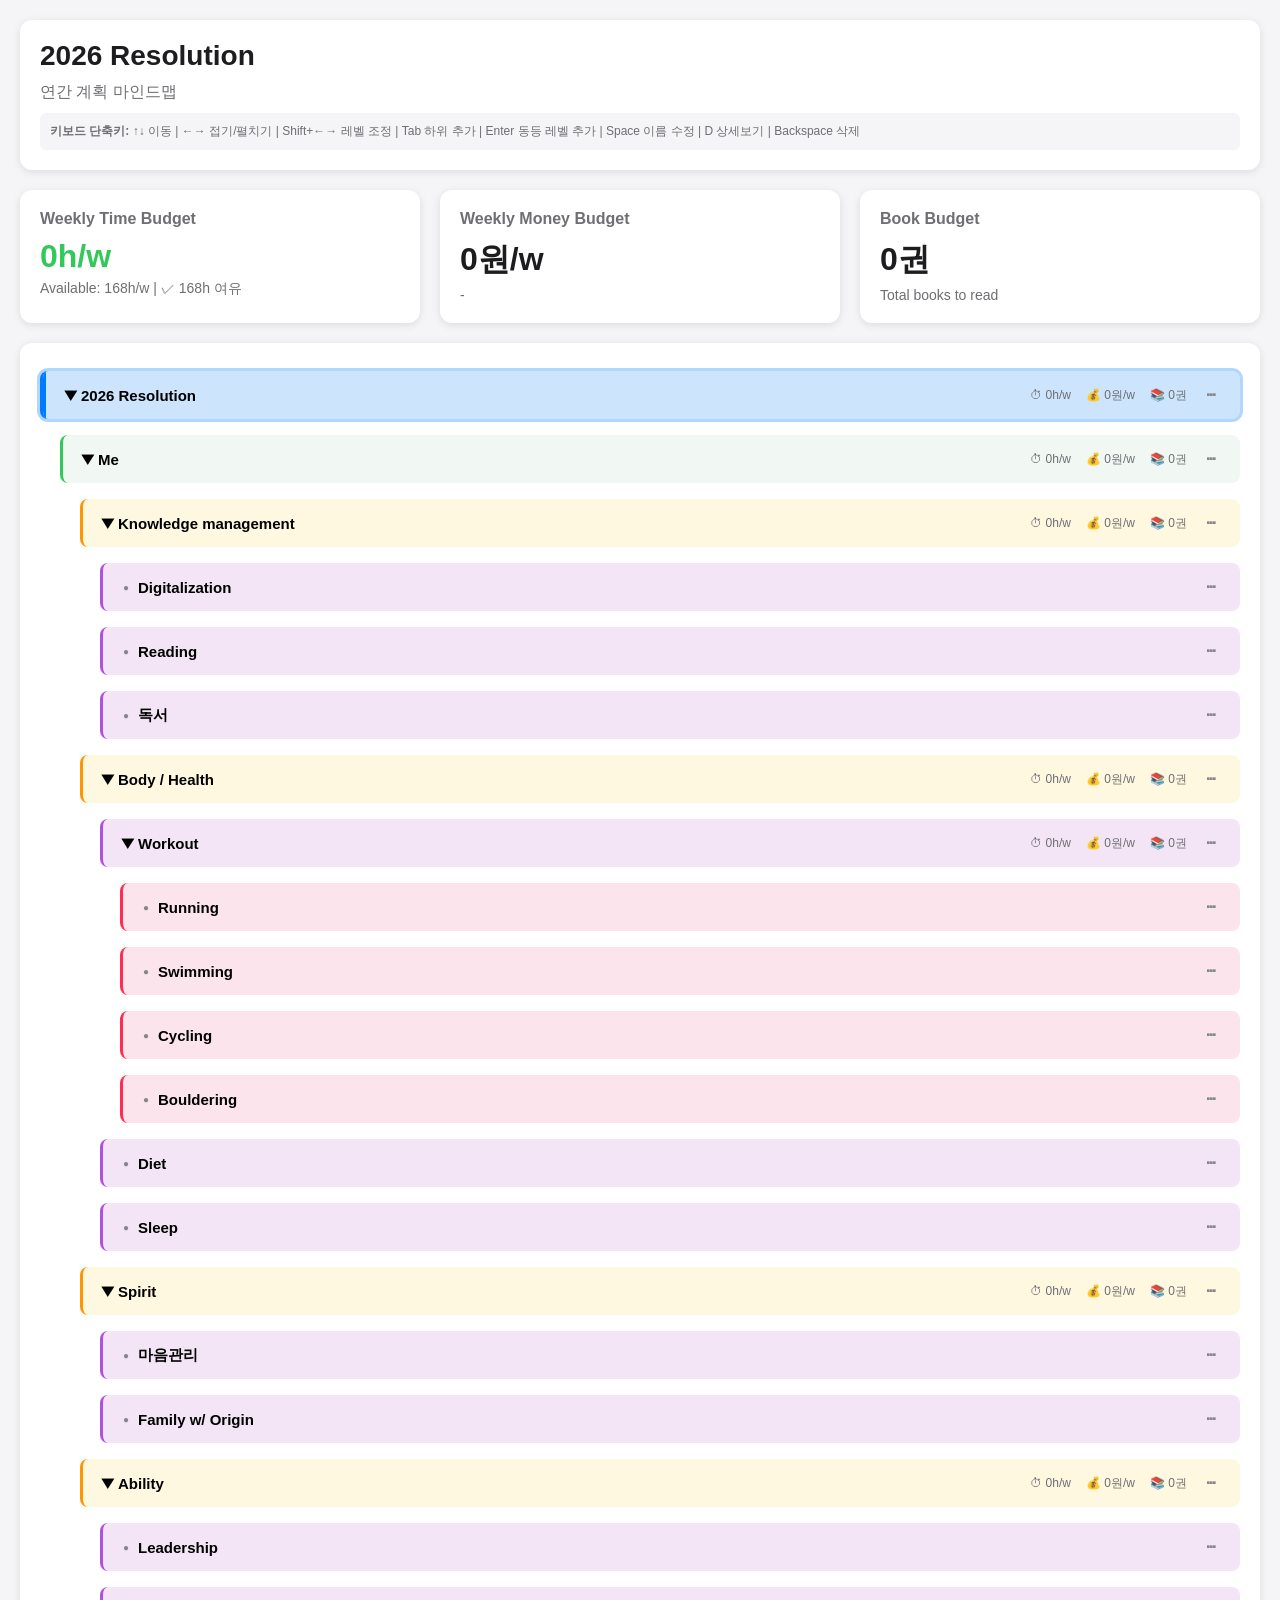
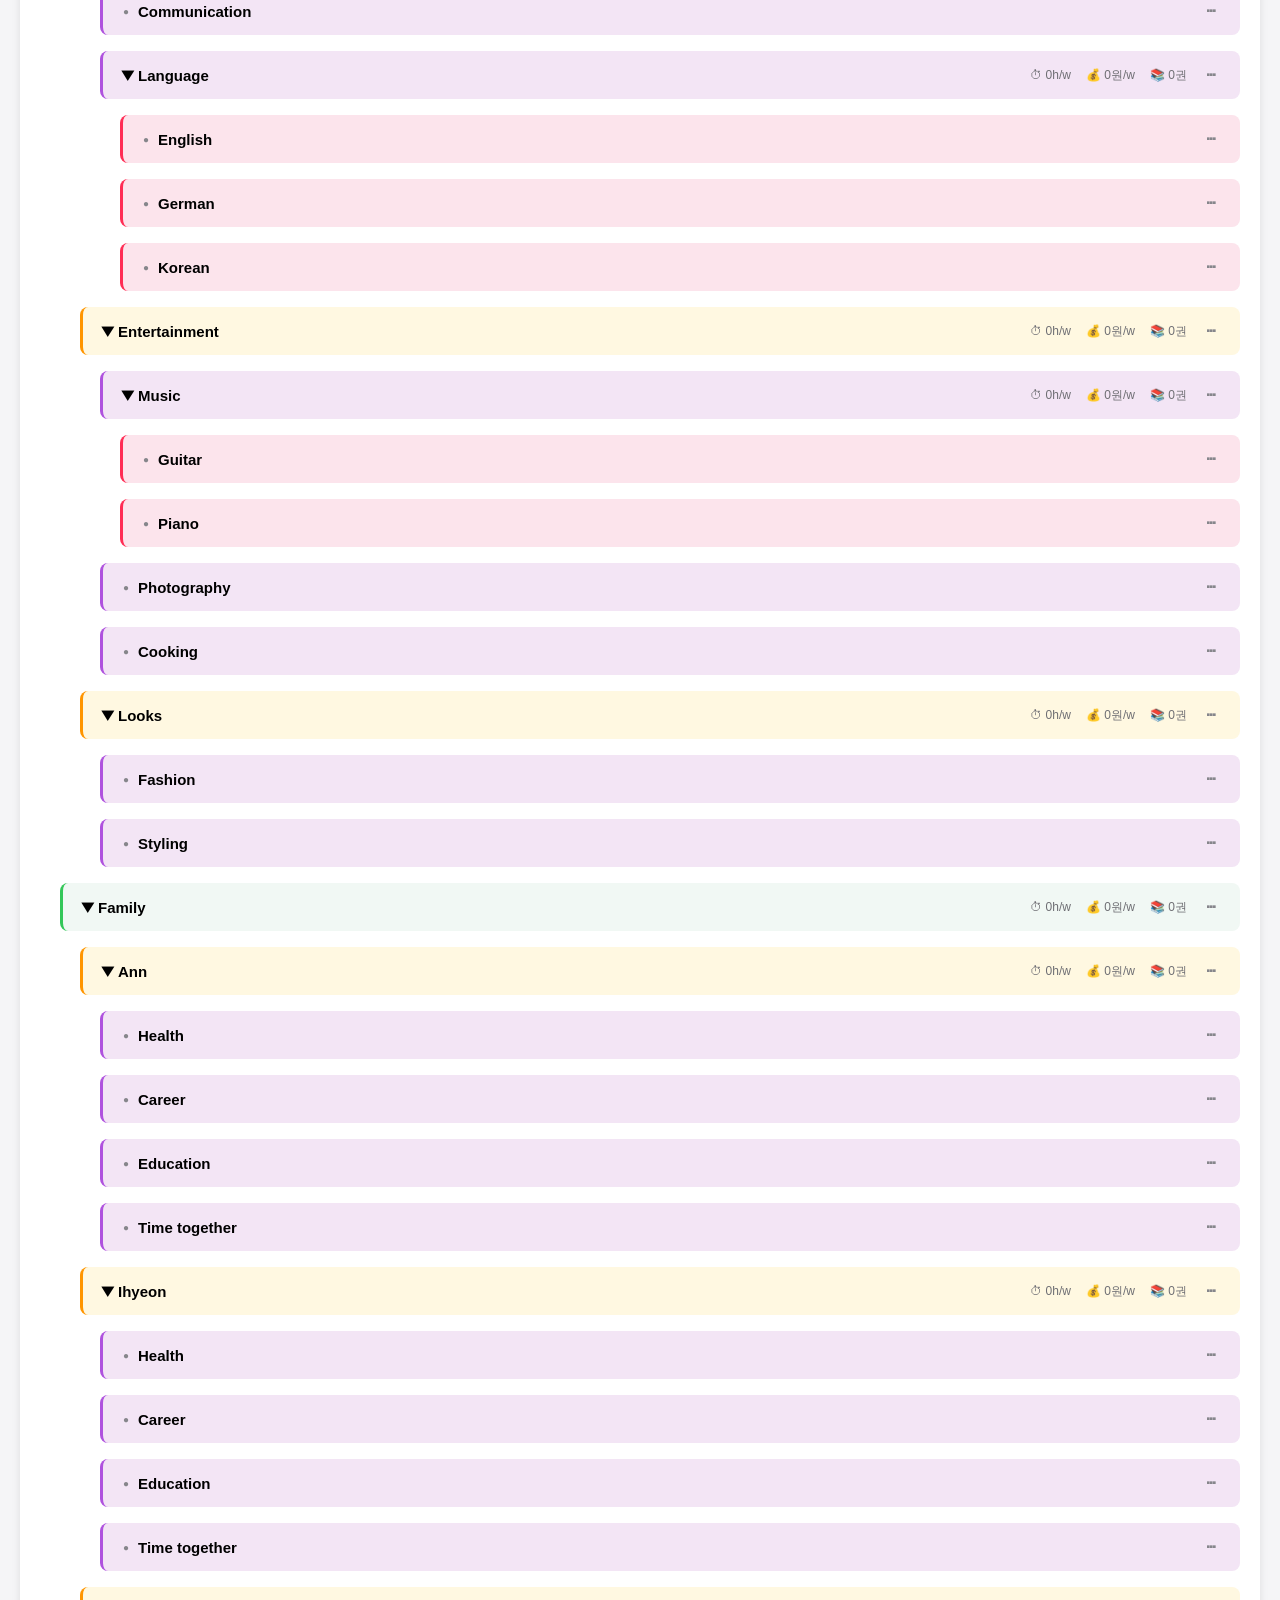
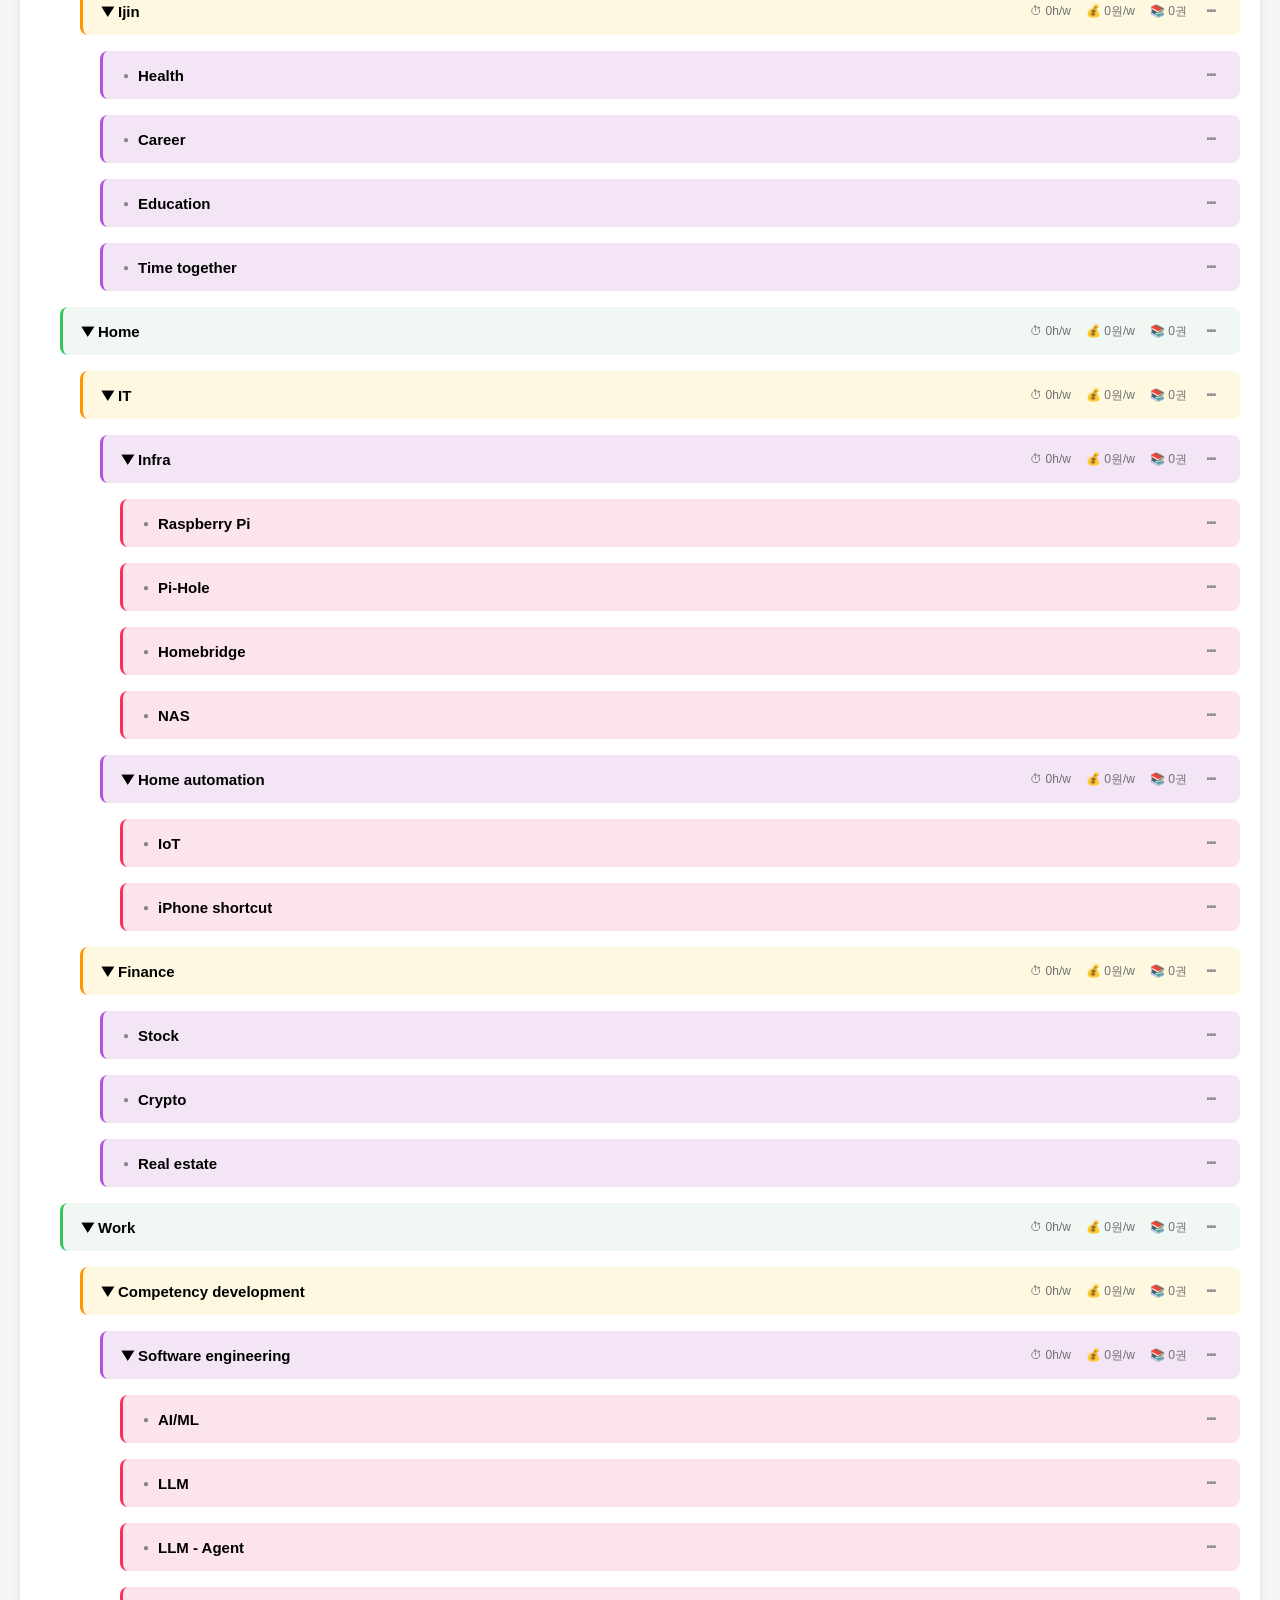
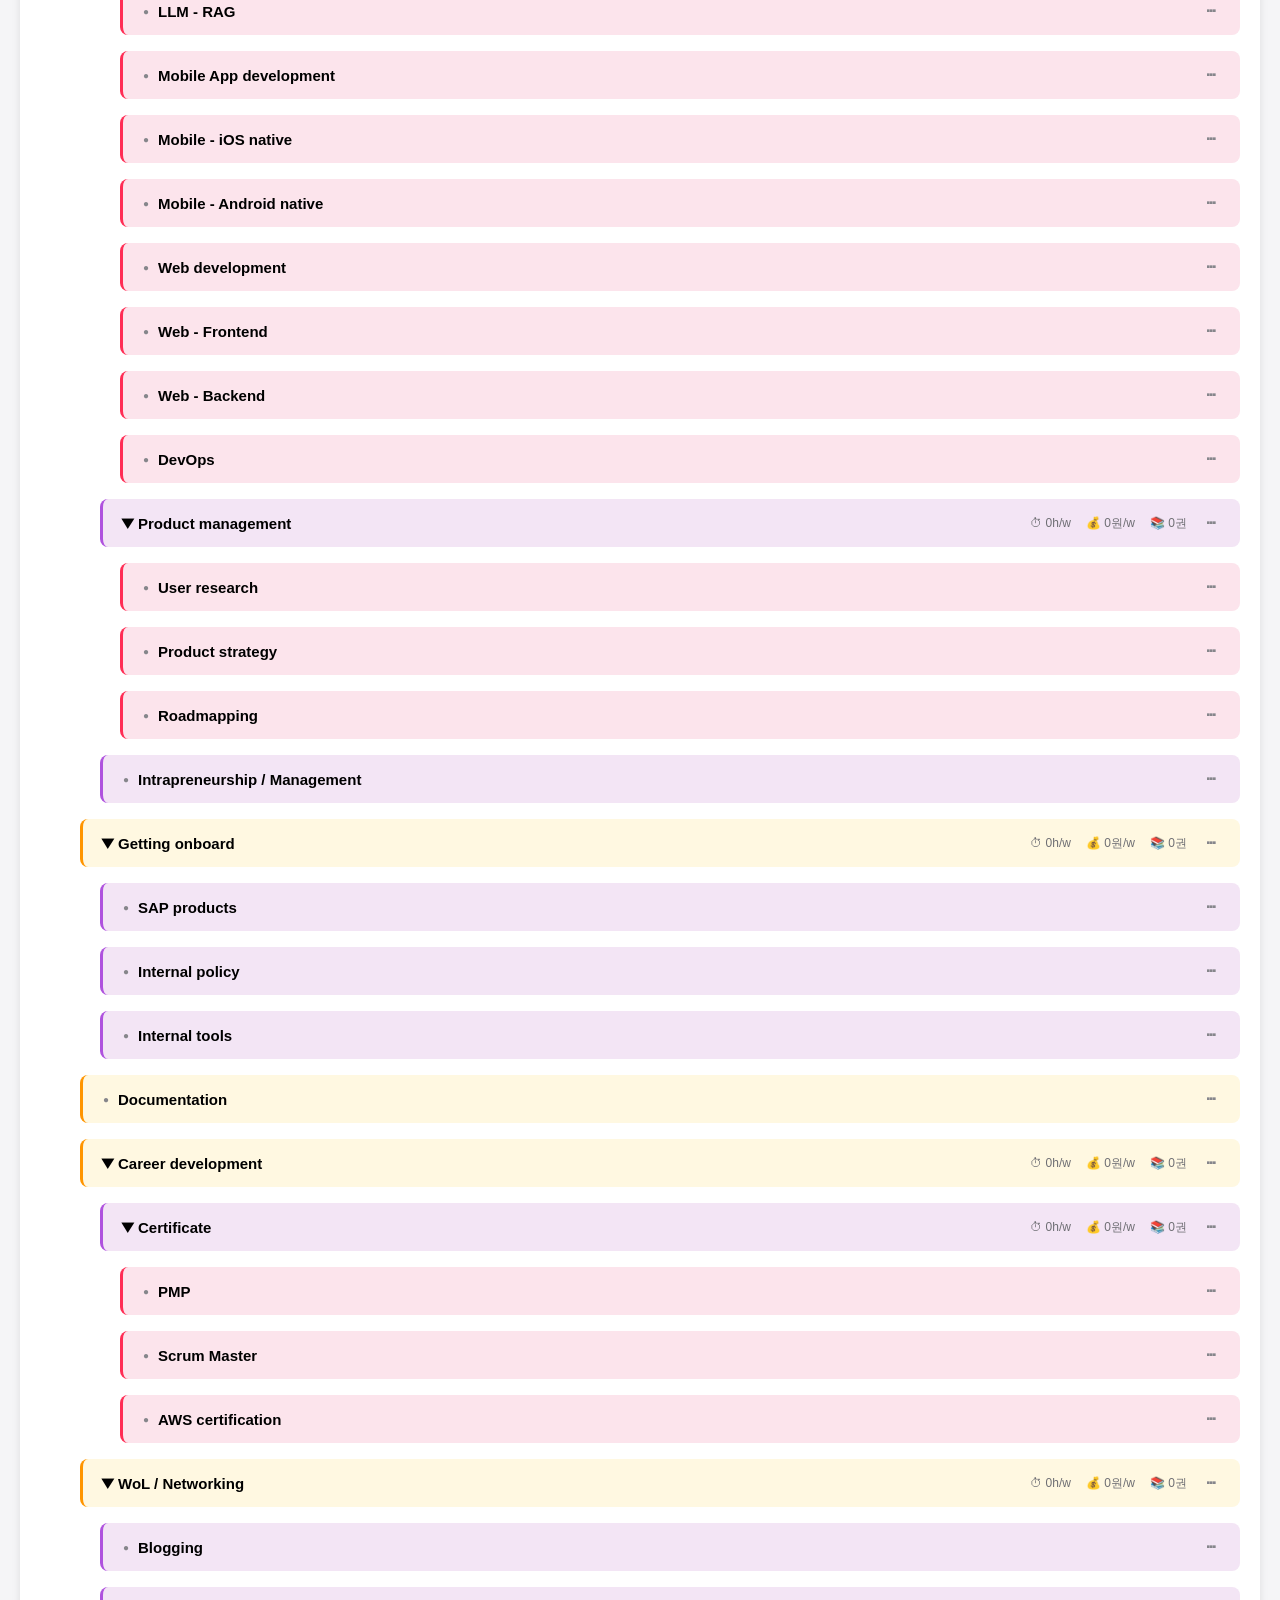
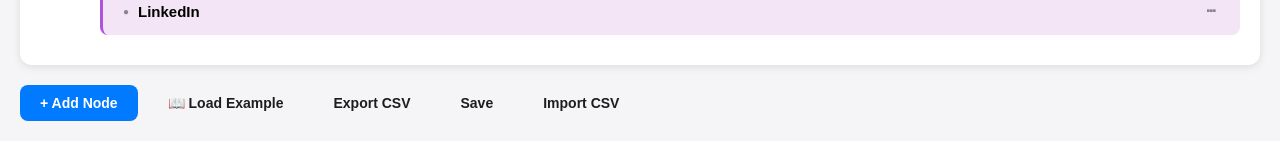
<file: index.html>
<!DOCTYPE html>
<html lang="ko">
<head>
    <meta charset="UTF-8">
    <meta name="viewport" content="width=device-width, initial-scale=1.0">
    <title>2026 Resolution Mindmap</title>
    <link rel="stylesheet" href="styles.css">
</head>
<body>
    <div class="container">
        <header>
            <h1>2026 Resolution</h1>
            <p style="color: #6e6e73; margin-top: 5px;">연간 계획 마인드맵</p>
            <div style="margin-top: 10px; padding: 10px; background: #f5f5f7; border-radius: 6px; font-size: 12px; color: #6e6e73;">
                <strong>키보드 단축키:</strong>
                ↑↓ 이동 | ←→ 접기/펼치기 | Shift+←→ 레벨 조정 | Tab 하위 추가 | Enter 동등 레벨 추가 | Space 이름 수정 | D 상세보기 | Backspace 삭제
            </div>
        </header>

        <div class="dashboard">
            <div class="card">
                <h3>Weekly Time Budget</h3>
                <div class="stat" id="totalTime">0h/w</div>
                <div class="sub-stat" id="timeStatus">Available: 168h/w</div>
            </div>
            <div class="card">
                <h3>Weekly Money Budget</h3>
                <div class="stat" id="totalMoney">0원/w</div>
                <div class="sub-stat" id="moneyStatus">-</div>
            </div>
            <div class="card">
                <h3>Book Budget</h3>
                <div class="stat" id="totalBook">0권</div>
                <div class="sub-stat" id="bookStatus">-</div>
            </div>
        </div>

        <div class="mindmap" id="mindmap">
            <!-- Nodes will be generated here -->
        </div>

        <div class="actions">
            <button onclick="showAddNodeDialog()">+ Add Node</button>
            <button class="secondary" onclick="loadExample()">📖 Load Example</button>
            <button class="secondary" onclick="exportCSV()">Export CSV</button>
            <button class="secondary" onclick="manualSave()">Save</button>
            <button class="secondary" onclick="loadFromCSV()">Import CSV</button>
        </div>

        <!-- Add Node Dialog -->
        <div id="addNodeDialog" style="display: none; position: fixed; top: 0; left: 0; width: 100%; height: 100%; background: rgba(0,0,0,0.5); z-index: 1000; align-items: center; justify-content: center;">
            <div style="background: white; padding: 30px; border-radius: 12px; max-width: 500px; width: 90%;">
                <h2 style="margin-bottom: 20px;">Add New Node</h2>
                <div style="display: flex; flex-direction: column; gap: 15px;">
                    <div>
                        <label style="display: block; margin-bottom: 5px; font-weight: 600;">Title *</label>
                        <input type="text" id="newNodeTitle" style="width: 100%; padding: 10px; border: 1px solid #d2d2d7; border-radius: 6px;" placeholder="Enter node title">
                    </div>
                    <div>
                        <label style="display: block; margin-bottom: 5px; font-weight: 600;">Level *</label>
                        <select id="newNodeLevel" style="width: 100%; padding: 10px; border: 1px solid #d2d2d7; border-radius: 6px;">
                            <option value="L1">L1</option>
                            <option value="L2">L2</option>
                            <option value="L3">L3</option>
                            <option value="L4">L4</option>
                            <option value="L5">L5</option>
                        </select>
                    </div>
                    <div>
                        <label style="display: block; margin-bottom: 5px; font-weight: 600;">Parent Node</label>
                        <select id="newNodeParent" style="width: 100%; padding: 10px; border: 1px solid #d2d2d7; border-radius: 6px;">
                            <option value="">None (Root)</option>
                        </select>
                    </div>
                    <div style="display: flex; gap: 10px; margin-top: 10px;">
                        <button onclick="createNode()" style="flex: 1; padding: 12px; background: #007aff; color: white; border: none; border-radius: 8px; font-weight: 600; cursor: pointer;">Create</button>
                        <button onclick="closeAddNodeDialog()" style="flex: 1; padding: 12px; background: #f5f5f7; color: #1d1d1f; border: none; border-radius: 8px; font-weight: 600; cursor: pointer;">Cancel</button>
                    </div>
                </div>
            </div>
        </div>
    </div>

    <script src="app.js"></script>
</body>
</html>
</file>
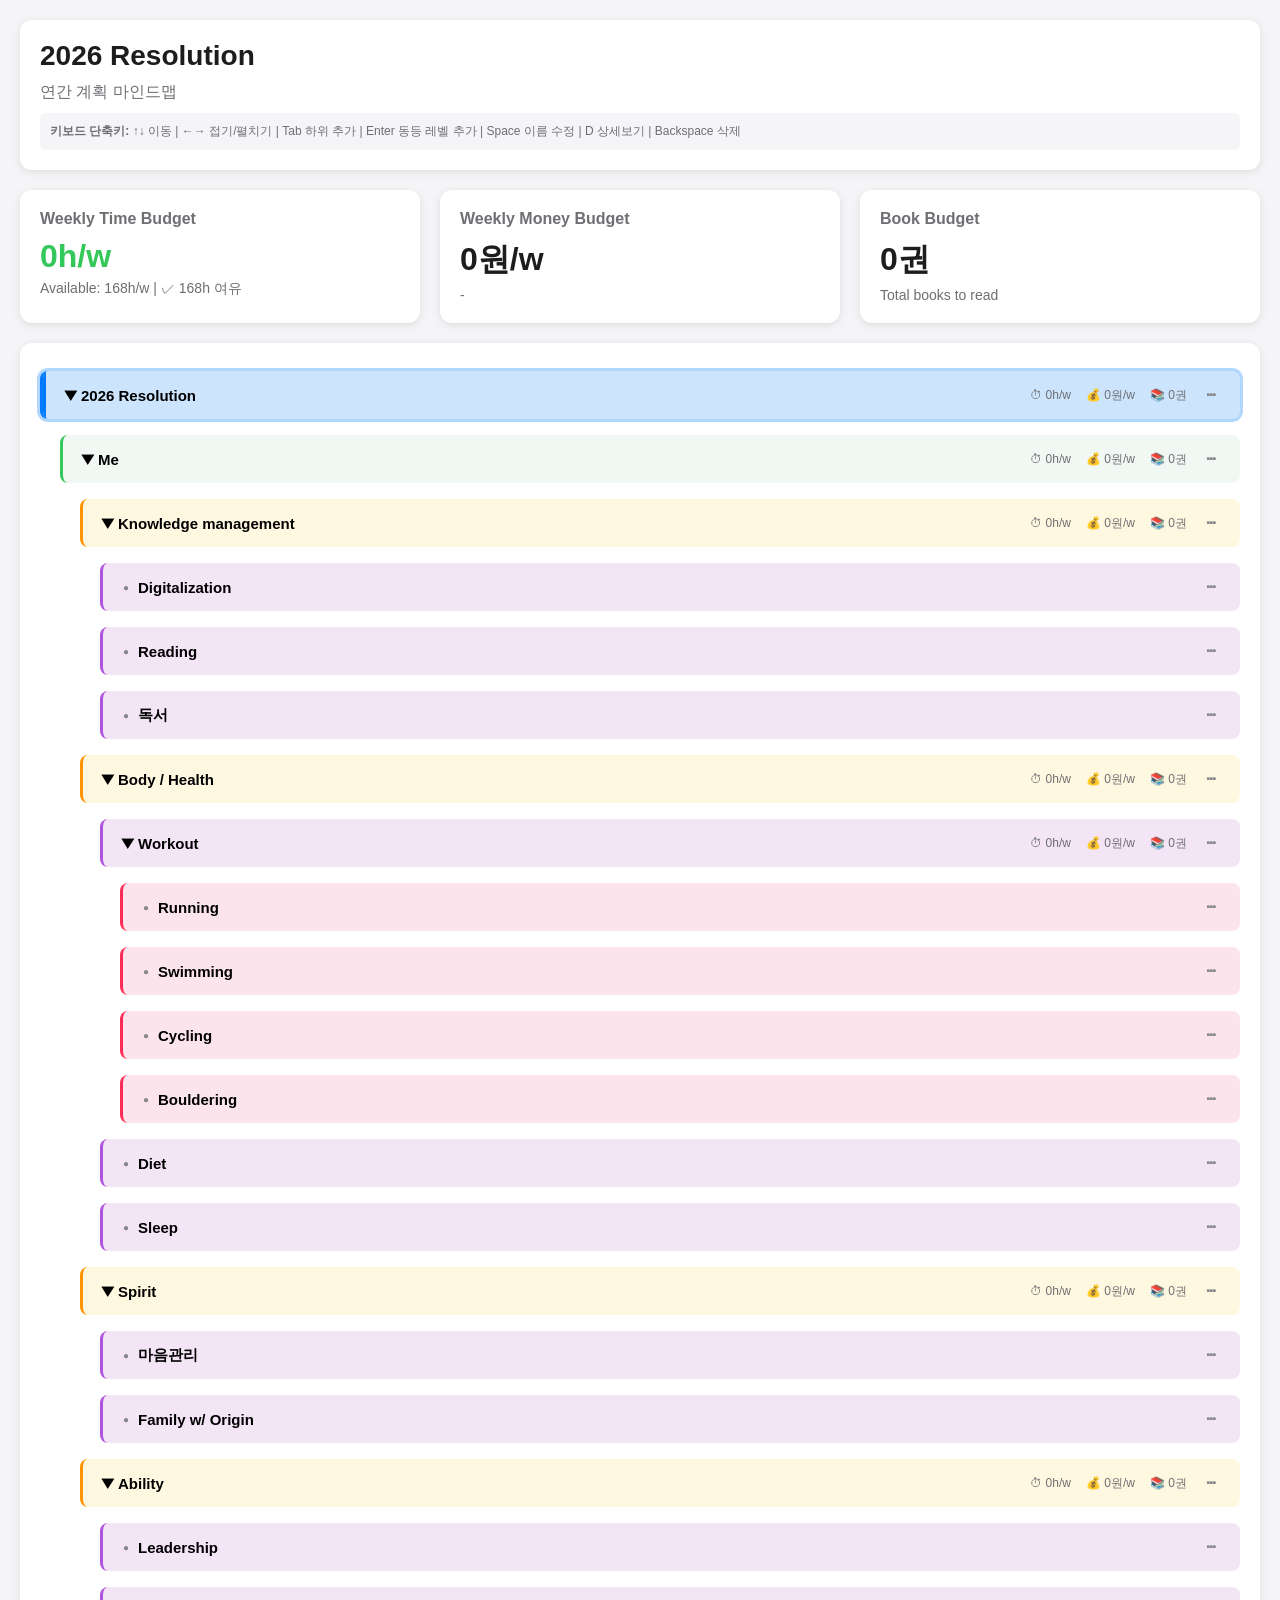
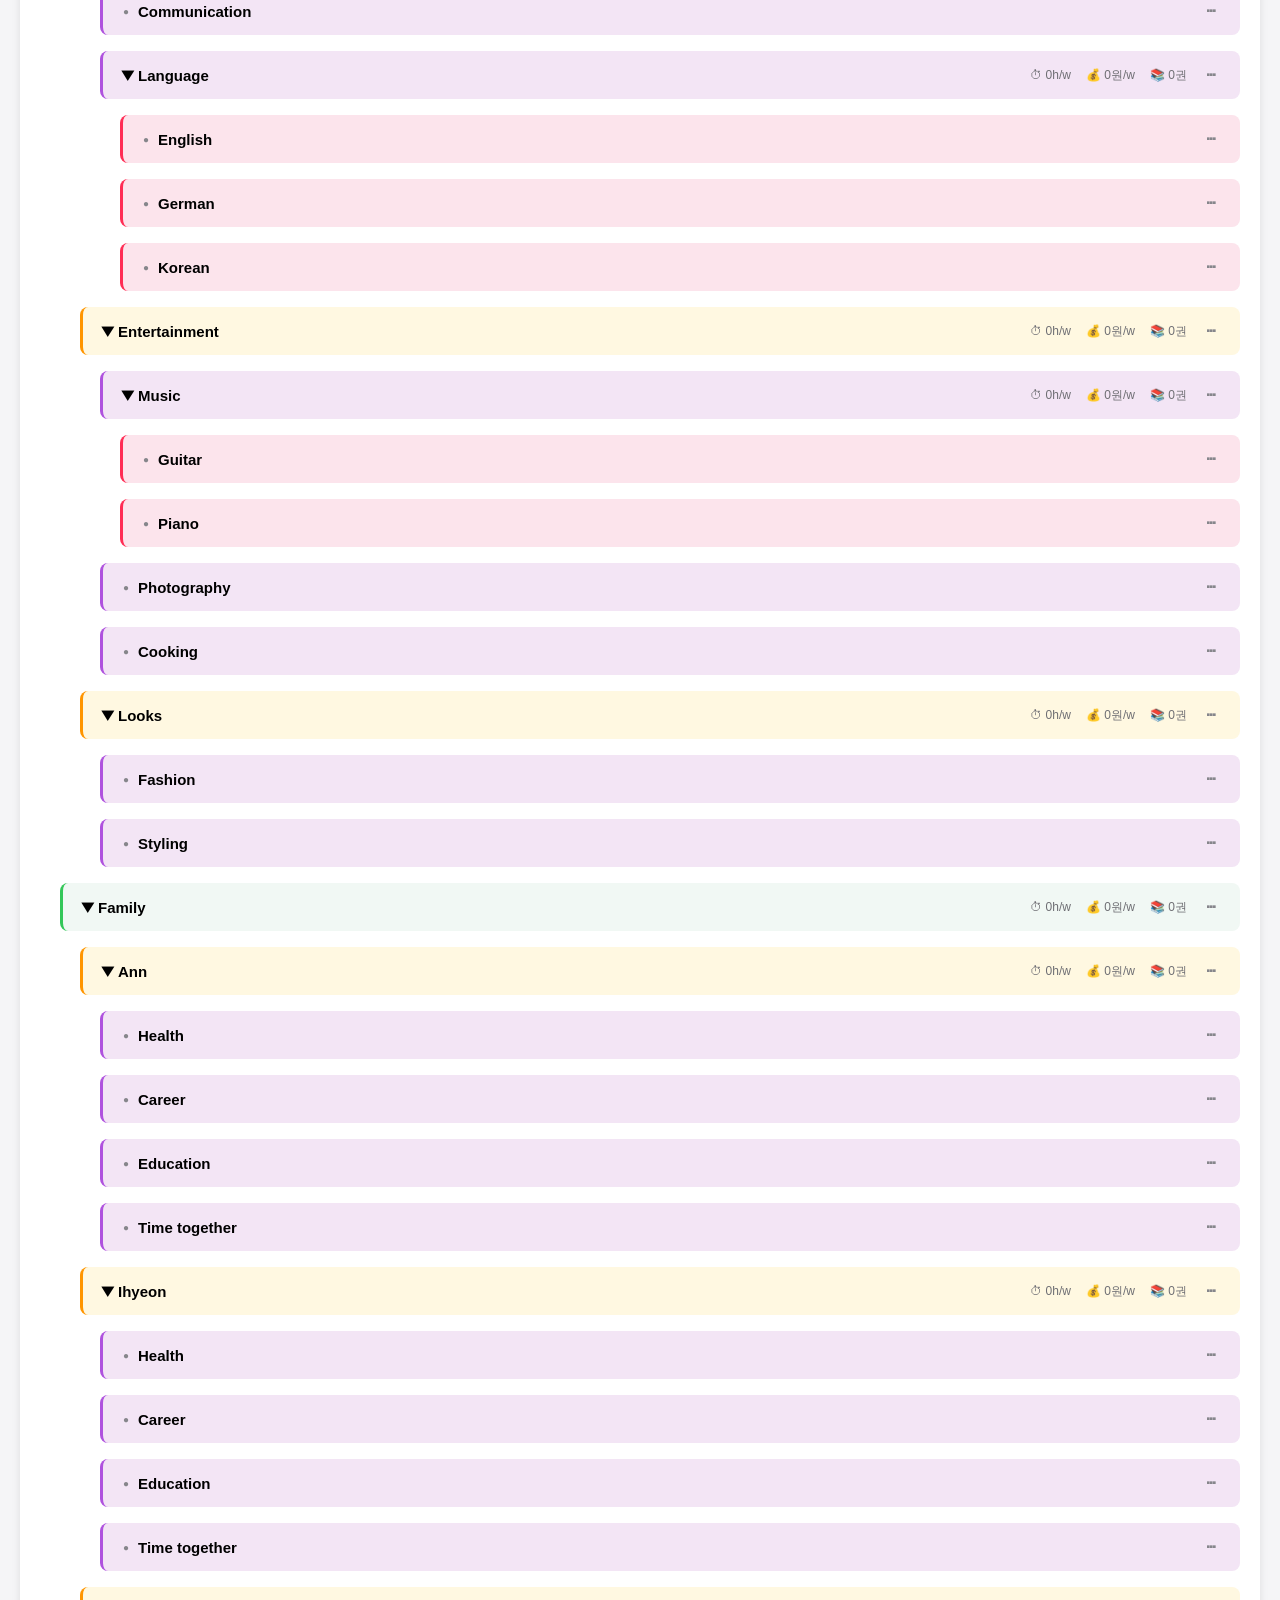
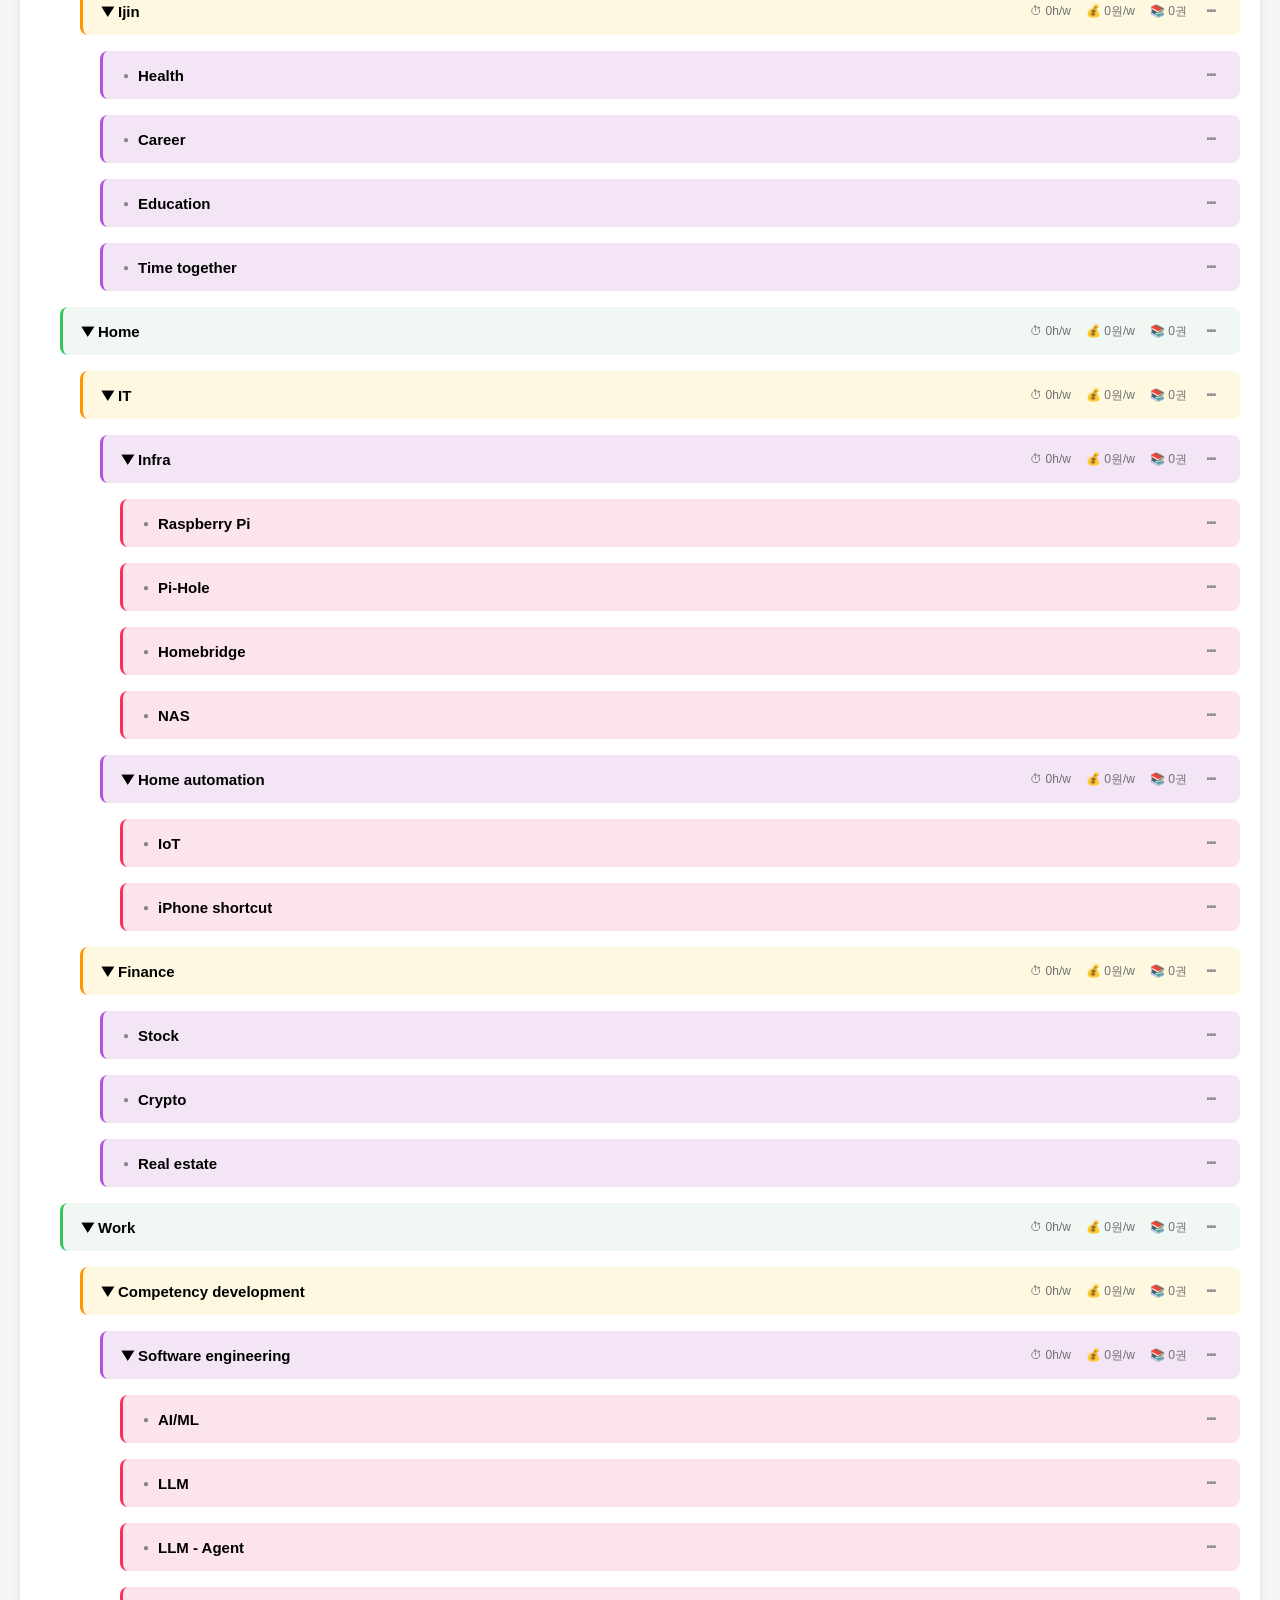
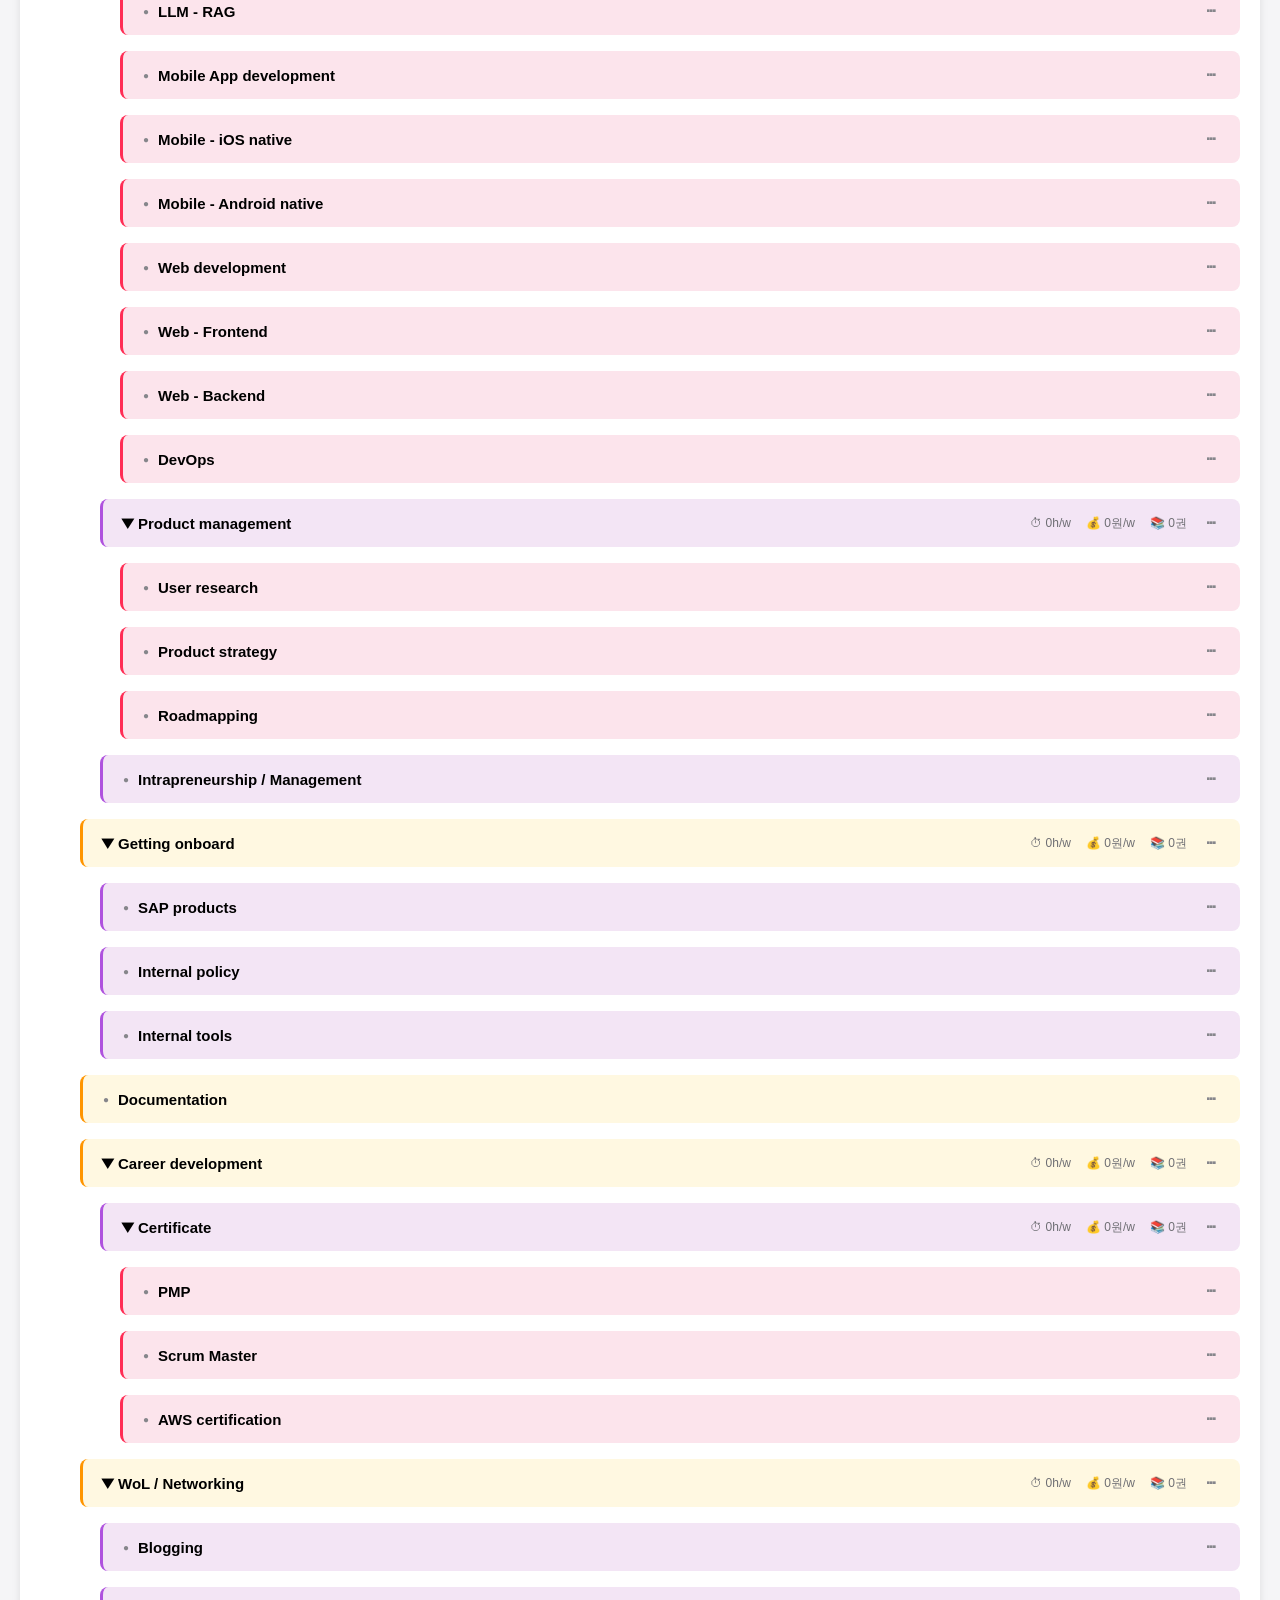
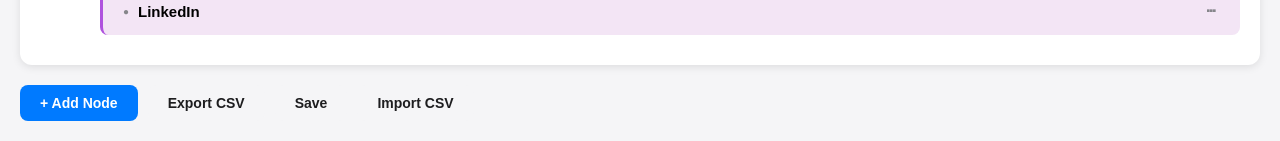
<file: index_backup.html>
<!DOCTYPE html>

<html lang="ko">
<head>
    <meta charset="UTF-8">
    <meta name="viewport" content="width=device-width, initial-scale=1.0">
    <title>2026 Resolution Mindmap</title>
    <style>
        * {
            margin: 0;
            padding: 0;
            box-sizing: border-box;
        }

        body {
            font-family: -apple-system, BlinkMacSystemFont, 'Segoe UI', Roboto, sans-serif;
            background: #f5f5f7;
            padding: 20px;
        }

        .container {
            max-width: 1400px;
            margin: 0 auto;
        }

        header {
            background: white;
            padding: 20px;
            border-radius: 12px;
            margin-bottom: 20px;
            box-shadow: 0 2px 8px rgba(0,0,0,0.1);
        }

        h1 {
            font-size: 28px;
            margin-bottom: 10px;
            color: #1d1d1f;
        }

        .dashboard {
            display: grid;
            grid-template-columns: 1fr 1fr 1fr;
            gap: 20px;
            margin-bottom: 20px;
        }

        .card {
            background: white;
            padding: 20px;
            border-radius: 12px;
            box-shadow: 0 2px 8px rgba(0,0,0,0.1);
        }

        .card h3 {
            font-size: 16px;
            color: #6e6e73;
            margin-bottom: 10px;
        }

        .stat {
            font-size: 32px;
            font-weight: 600;
            color: #1d1d1f;
            margin-bottom: 5px;
        }

        .stat.over {
            color: #ff3b30;
        }

        .stat.ok {
            color: #34c759;
        }

        .sub-stat {
            font-size: 14px;
            color: #6e6e73;
        }

        .mindmap {
            background: white;
            padding: 20px;
            border-radius: 12px;
            box-shadow: 0 2px 8px rgba(0,0,0,0.1);
        }

        .node {
            margin-bottom: 10px;
            border-left: 3px solid #007aff;
            background: #f9f9f9;
            border-radius: 8px;
            overflow: hidden;
        }

        .node.L1 {
            border-left-color: #007aff;
            background: #e3f2fd;
        }

        .node.L2 {
            border-left-color: #34c759;
            background: #f1f8f4;
            margin-left: 20px;
        }

        .node.L3 {
            border-left-color: #ff9500;
            background: #fff8e1;
            margin-left: 40px;
        }

        .node.L4 {
            border-left-color: #af52de;
            background: #f3e5f5;
            margin-left: 60px;
        }

        .node.L5 {
            border-left-color: #ff2d55;
            background: #fce4ec;
            margin-left: 80px;
        }

        .node-header {
            padding: 12px 15px;
            cursor: pointer;
            display: flex;
            justify-content: space-between;
            align-items: center;
        }

        .node-header:hover {
            background: rgba(0,0,0,0.03);
        }

        .node.selected .node-header {
            background: rgba(0, 122, 255, 0.1);
            border-left: 3px solid #007aff;
        }

        .node.focused {
            box-shadow: 0 0 0 3px rgba(0, 122, 255, 0.3);
        }

        .node-title {
            font-weight: 600;
            font-size: 15px;
            flex: 1;
        }

        .node-title:hover {
            background: rgba(0, 122, 255, 0.1);
        }

        .node-title[contenteditable="true"] {
            outline: 2px solid #007aff;
            background: white;
        }

        .node-summary {
            display: flex;
            gap: 15px;
            font-size: 12px;
            color: #6e6e73;
        }

        .budget-indicator {
            display: flex;
            align-items: center;
            gap: 5px;
        }

        .budget-indicator.over {
            color: #ff3b30;
            font-weight: 600;
        }

        .node-details {
            padding: 15px;
            border-top: 1px solid #e5e5e7;
            display: none;
            background: white;
        }

        .node-details.expanded {
            display: block;
        }

        .detail-grid {
            display: grid;
            grid-template-columns: repeat(auto-fit, minmax(200px, 1fr));
            gap: 15px;
        }

        @media (min-width: 1400px) {
            .detail-grid {
                grid-template-columns: repeat(4, 1fr);
            }
        }

        @media (min-width: 1800px) {
            .detail-grid {
                grid-template-columns: repeat(5, 1fr);
            }
        }

        @media (max-width: 768px) {
            .detail-grid {
                grid-template-columns: 1fr;
            }

            .dashboard {
                grid-template-columns: 1fr;
            }
        }

        .detail-item {
            display: flex;
            flex-direction: column;
            gap: 5px;
        }

        .detail-label {
            font-size: 11px;
            color: #6e6e73;
            text-transform: uppercase;
            font-weight: 600;
        }

        .detail-value {
            font-size: 14px;
            color: #1d1d1f;
        }

        .detail-value input {
            width: 100%;
            padding: 8px;
            border: 1px solid #d2d2d7;
            border-radius: 6px;
            font-size: 14px;
        }

        .detail-value input:focus {
            outline: none;
            border-color: #007aff;
        }

        .budget-section {
            background: #f9f9f9;
            padding: 12px;
            border-radius: 6px;
            margin-bottom: 15px;
        }

        .budget-row {
            display: flex;
            justify-content: space-between;
            margin-bottom: 8px;
            font-size: 14px;
        }

        .budget-label {
            color: #6e6e73;
            font-weight: 500;
        }

        .budget-value {
            font-weight: 600;
        }

        .budget-value.over {
            color: #ff3b30;
        }

        .budget-value.ok {
            color: #34c759;
        }

        .actions {
            margin-top: 20px;
            display: flex;
            gap: 10px;
        }

        button {
            padding: 10px 20px;
            background: #007aff;
            color: white;
            border: none;
            border-radius: 8px;
            cursor: pointer;
            font-size: 14px;
            font-weight: 600;
        }

        button:hover {
            background: #0051d5;
        }

        button.secondary {
            background: #f5f5f7;
            color: #1d1d1f;
        }

        button.secondary:hover {
            background: #e5e5e7;
        }

        .expand-icon {
            transition: transform 0.2s;
            display: inline-block;
            width: 16px;
            text-align: center;
        }

        .expand-icon.expanded {
            transform: rotate(90deg);
        }

        .expand-icon.leaf {
            font-size: 10px;
            color: #86868b;
            cursor: default;
        }

        /* Add node button between nodes */
        .add-node-trigger {
            height: 4px;
            margin: 2px 0;
            position: relative;
            opacity: 0;
            transition: opacity 0.2s;
        }

        .add-node-trigger:hover {
            opacity: 1;
        }

        .add-node-trigger:hover::before {
            content: '';
            position: absolute;
            left: 0;
            right: 0;
            top: 0;
            height: 2px;
            background: #007aff;
        }

        .add-node-button {
            position: absolute;
            left: 20px;
            top: -10px;
            width: 20px;
            height: 20px;
            background: #007aff;
            border-radius: 50%;
            display: flex;
            align-items: center;
            justify-content: center;
            color: white;
            font-size: 14px;
            font-weight: bold;
            cursor: pointer;
            box-shadow: 0 2px 4px rgba(0,0,0,0.2);
            z-index: 10;
        }

        .add-node-button:hover {
            background: #0051d5;
            transform: scale(1.1);
        }

        /* Drag and drop styles */
        .node {
            cursor: move;
            position: relative;
        }

        .node.dragging {
            opacity: 0.5;
            background: #f0f0f0;
        }

        .node.drag-over-left {
            border-left: 4px solid #007aff;
        }

        .node.drag-over-right {
            border-right: 4px solid #007aff;
        }

        .node.drag-over-top {
            border-top: 4px solid #007aff;
        }

        .node.drag-over-bottom {
            border-bottom: 4px solid #007aff;
        }

        /* Drag preview placeholder */
        .drag-preview {
            height: 40px;
            margin: 8px 0;
            border: 2px dashed #007aff;
            background: rgba(0, 122, 255, 0.1);
            border-radius: 8px;
            display: flex;
            align-items: center;
            padding-left: 15px;
            color: #007aff;
            font-size: 14px;
            font-weight: 600;
            animation: pulse 1s ease-in-out infinite;
        }

        .drag-preview.child {
            margin-left: 20px;
            background: rgba(52, 199, 89, 0.1);
            border-color: #34c759;
            color: #34c759;
        }

        .drag-preview::before {
            content: '↓ Drop here';
            opacity: 0.7;
        }

        .drag-preview.child::before {
            content: '→ Drop as child';
        }

        @keyframes pulse {
            0%, 100% {
                opacity: 0.7;
            }
            50% {
                opacity: 1;
            }
        }

        /* Context menu styles */
        .context-menu-button {
            margin-left: 10px;
            padding: 4px 10px;
            background: transparent;
            color: #86868b;
            border: none;
            border-radius: 4px;
            cursor: pointer;
            font-size: 16px;
            font-weight: bold;
            line-height: 1;
        }

        .context-menu-button:hover {
            background: #f0f0f0;
            color: #1d1d1f;
        }

        .context-menu {
            position: absolute;
            background: white;
            border: 1px solid #d2d2d7;
            border-radius: 8px;
            box-shadow: 0 4px 12px rgba(0,0,0,0.15);
            z-index: 1000;
            min-width: 150px;
            display: none;
        }

        .context-menu.active {
            display: block;
        }

        .context-menu-item {
            padding: 10px 16px;
            cursor: pointer;
            font-size: 14px;
            color: #1d1d1f;
            border-bottom: 1px solid #f0f0f0;
        }

        .context-menu-item:last-child {
            border-bottom: none;
        }

        .context-menu-item:hover {
            background: #f5f5f7;
        }

        .context-menu-item.danger {
            color: #ff3b30;
        }

        .context-menu-item.danger:hover {
            background: #fff0f0;
        }

        /* Modal styles */
        .modal {
            display: none;
            position: fixed;
            top: 0;
            left: 0;
            width: 100%;
            height: 100%;
            background: rgba(0,0,0,0.5);
            z-index: 1000;
            align-items: center;
            justify-content: center;
        }

        .modal.active {
            display: flex;
        }

        .modal-content {
            background: white;
            padding: 30px;
            border-radius: 12px;
            max-width: 500px;
            width: 90%;
            box-shadow: 0 10px 40px rgba(0,0,0,0.3);
        }

        .modal-header {
            font-size: 20px;
            font-weight: 600;
            margin-bottom: 20px;
        }

        .form-group {
            margin-bottom: 15px;
        }

        .form-group label {
            display: block;
            font-size: 13px;
            font-weight: 600;
            color: #6e6e73;
            margin-bottom: 5px;
            text-transform: uppercase;
        }

        .form-group input,
        .form-group select {
            width: 100%;
            padding: 10px;
            border: 1px solid #d2d2d7;
            border-radius: 6px;
            font-size: 14px;
        }

        .form-group input:focus,
        .form-group select:focus {
            outline: none;
            border-color: #007aff;
        }

        .modal-actions {
            display: flex;
            gap: 10px;
            margin-top: 20px;
            justify-content: flex-end;
        }

        .modal-actions button {
            padding: 8px 16px;
            font-size: 13px;
        }
    </style>
</head>
<body>
    <div class="container">
        <header>
            <h1>2026 Resolution</h1>
            <p style="color: #6e6e73; margin-top: 5px;">연간 계획 마인드맵</p>
            <div style="margin-top: 10px; padding: 10px; background: #f5f5f7; border-radius: 6px; font-size: 12px; color: #6e6e73;">
                <strong>키보드 단축키:</strong>
                ↑↓ 이동 | ←→ 접기/펼치기 | Tab 하위 추가 | Enter 동등 레벨 추가 | Space 이름 수정 | D 상세보기 | Backspace 삭제
            </div>
        </header>

        <div class="dashboard">
            <div class="card">
                <h3>Weekly Time Budget</h3>
                <div class="stat" id="totalTime">0h/w</div>
                <div class="sub-stat" id="timeStatus">Available: 168h/w</div>
            </div>
            <div class="card">
                <h3>Weekly Money Budget</h3>
                <div class="stat" id="totalMoney">0원/w</div>
                <div class="sub-stat" id="moneyStatus">-</div>
            </div>
            <div class="card">
                <h3>Book Budget</h3>
                <div class="stat" id="totalBook">0권</div>
                <div class="sub-stat" id="bookStatus">-</div>
            </div>
        </div>

        <div class="mindmap" id="mindmap">
            <!-- Nodes will be generated here -->
        </div>

        <div class="actions">
            <button onclick="showAddNodeDialog()">+ Add Node</button>
            <button class="secondary" onclick="exportCSV()">Export CSV</button>
            <button class="secondary" onclick="manualSave()">Save</button>
            <button class="secondary" onclick="loadFromCSV()">Import CSV</button>
        </div>

        <!-- Add Node Dialog -->
        <div id="addNodeDialog" style="display: none; position: fixed; top: 0; left: 0; width: 100%; height: 100%; background: rgba(0,0,0,0.5); z-index: 1000; align-items: center; justify-content: center;">
            <div style="background: white; padding: 30px; border-radius: 12px; max-width: 500px; width: 90%;">
                <h2 style="margin-bottom: 20px;">Add New Node</h2>
                <div style="display: flex; flex-direction: column; gap: 15px;">
                    <div>
                        <label style="display: block; margin-bottom: 5px; font-weight: 600;">Title *</label>
                        <input type="text" id="newNodeTitle" style="width: 100%; padding: 10px; border: 1px solid #d2d2d7; border-radius: 6px;" placeholder="Enter node title">
                    </div>
                    <div>
                        <label style="display: block; margin-bottom: 5px; font-weight: 600;">Level *</label>
                        <select id="newNodeLevel" style="width: 100%; padding: 10px; border: 1px solid #d2d2d7; border-radius: 6px;">
                            <option value="L1">L1</option>
                            <option value="L2">L2</option>
                            <option value="L3">L3</option>
                            <option value="L4">L4</option>
                            <option value="L5">L5</option>
                        </select>
                    </div>
                    <div>
                        <label style="display: block; margin-bottom: 5px; font-weight: 600;">Parent Node</label>
                        <select id="newNodeParent" style="width: 100%; padding: 10px; border: 1px solid #d2d2d7; border-radius: 6px;">
                            <option value="">None (Root)</option>
                        </select>
                    </div>
                    <div style="display: flex; gap: 10px; margin-top: 10px;">
                        <button onclick="createNode()" style="flex: 1; padding: 12px; background: #007aff; color: white; border: none; border-radius: 8px; font-weight: 600; cursor: pointer;">Create</button>
                        <button onclick="closeAddNodeDialog()" style="flex: 1; padding: 12px; background: #f5f5f7; color: #1d1d1f; border: none; border-radius: 8px; font-weight: 600; cursor: pointer;">Cancel</button>
                    </div>
                </div>
            </div>
        </div>
    </div>

    <script>
        // Data structure
        let nodes = [
            {
                id: 1,
                level: 'L1',
                title: 'Me',
                parent: null,
                collapsed: false,
                priority: '',
                action: '',
                time: '',
                money: '',
                knowledge: '',
                when: '',
                where: '',
                with: '',
                tools: '',
                book: '',
                recordEnabled: false,
                longTermGoal: '',
                yearGoal: '',
                shareEnabled: false,
                shareTo: '',
                recordFrequency: 'daily',
                timeBudget: '100h/w',
                moneyBudget: '2000000/w',
                bookBudget: '50'
            },
            {
                id: 2,
                level: 'L2',
                title: 'Knowledge management',
                parent: 1,
                collapsed: false,
                priority: 'High',
                action: '',
                time: '',
                money: '',
                knowledge: '',
                when: '',
                where: '',
                with: '',
                tools: '',
                book: '',
                recordEnabled: false,
                longTermGoal: '',
                yearGoal: '',
                shareEnabled: false,
                shareTo: '',
                recordFrequency: 'daily',
                timeBudget: '10h/w',
                moneyBudget: '50000/w',
                bookBudget: '5'
            },
            {
                id: 3,
                level: 'L3',
                title: 'Digitalization',
                parent: 2,
                collapsed: false,
                priority: 'High',
                action: 'Digitalize all notes',
                time: '2h/w',
                money: '0/w',
                knowledge: 'Obsidian, Markdown',
                when: 'Q1 2026',
                where: 'Home',
                with: '',
                tools: 'Obsidian, Scanner',
                book: '[Building a Second Brain] +2',
                recordEnabled: true,
                longTermGoal: '',
                yearGoal: '',
                shareEnabled: false,
                shareTo: '',
                recordFrequency: 'daily'
            },
            {
                id: 4,
                level: 'L2',
                title: 'Body / Health',
                parent: 1,
                collapsed: false,
                priority: 'High',
                action: '',
                time: '',
                money: '',
                knowledge: '',
                when: '',
                where: '',
                with: '',
                tools: '',
                book: '',
                recordEnabled: false,
                longTermGoal: '',
                yearGoal: '',
                shareEnabled: false,
                shareTo: '',
                recordFrequency: 'daily',
                timeBudget: '15h/w',
                moneyBudget: '100000/w',
                bookBudget: '3'
            },
            {
                id: 5,
                level: 'L3',
                title: 'Workout',
                parent: 4,
                collapsed: false,
                priority: 'High',
                action: '',
                time: '',
                money: '',
                knowledge: '',
                when: '',
                where: '',
                with: '',
                tools: '',
                book: '',
                recordEnabled: false,
                longTermGoal: '',
                yearGoal: '',
                shareEnabled: false,
                shareTo: '',
                recordFrequency: 'daily',
                timeBudget: '7h/w',
                moneyBudget: '50000/w',
                bookBudget: '2'
            },
            {
                id: 6,
                level: 'L4',
                title: 'Running',
                parent: 5,
                collapsed: false,
                priority: 'High',
                action: 'Run 3 times per week',
                time: '5h/w',
                money: '30000/m',
                knowledge: 'Running form',
                when: 'Year-round',
                where: 'Park',
                with: '',
                tools: 'Running shoes, GPS watch',
                book: '[Born to Run] [80/20 Running]',
                recordEnabled: true,
                longTermGoal: '',
                yearGoal: '',
                shareEnabled: false,
                shareTo: '',
                recordFrequency: 'daily'
            }
        ];

        let nextId = 7;
        let selectedNodeId = null;
        let draggedNodeId = null;
        let draggedNode = null;

        // Keyboard navigation functions
        function getAllVisibleNodes() {
            return Array.from(document.querySelectorAll('.node')).map(el =>
                parseInt(el.dataset.nodeId)
            );
        }

        function selectNode(nodeId, scroll = true) {
            // Remove previous selection
            document.querySelectorAll('.node').forEach(n => n.classList.remove('selected', 'focused'));

            selectedNodeId = nodeId;
            const nodeEl = document.getElementById(`node-${nodeId}`);
            if (nodeEl) {
                nodeEl.classList.add('selected', 'focused');
                if (scroll) {
                    nodeEl.scrollIntoView({ behavior: 'smooth', block: 'center' });
                }
            }
        }

        function moveSelection(direction) {
            const visibleNodes = getAllVisibleNodes();
            if (visibleNodes.length === 0) return;

            if (!selectedNodeId) {
                selectNode(visibleNodes[0]);
                return;
            }

            const currentIndex = visibleNodes.indexOf(selectedNodeId);
            if (currentIndex === -1) return;

            let newIndex;
            if (direction === 'up') {
                newIndex = currentIndex > 0 ? currentIndex - 1 : currentIndex;
            } else {
                newIndex = currentIndex < visibleNodes.length - 1 ? currentIndex + 1 : currentIndex;
            }

            selectNode(visibleNodes[newIndex]);
        }

        function toggleSelectedNodeDetails() {
            if (!selectedNodeId) return;
            const details = document.getElementById(`details-${selectedNodeId}`);
            if (details) {
                details.classList.toggle('expanded');
            }
        }

        function expandSelectedNode() {
            if (!selectedNodeId) return;
            const node = nodes.find(n => n.id === selectedNodeId);
            if (!node) return;

            const hasChildren = nodes.some(n => n.parent === selectedNodeId);
            if (hasChildren) {
                node.collapsed = false;
                renderMindmap();
                selectNode(selectedNodeId, false);
            }
        }

        function collapseSelectedNode() {
            if (!selectedNodeId) return;
            const node = nodes.find(n => n.id === selectedNodeId);
            if (!node) return;

            const hasChildren = nodes.some(n => n.parent === selectedNodeId);
            if (hasChildren) {
                node.collapsed = true;
                renderMindmap();
                selectNode(selectedNodeId, false);
            }
        }

        function startEditingTitle(nodeId) {
            const titleSpan = document.getElementById(`title-${nodeId}`);
            if (titleSpan) {
                titleSpan.contentEditable = "true";
                titleSpan.focus();
                // Select all text
                const range = document.createRange();
                range.selectNodeContents(titleSpan);
                const sel = window.getSelection();
                sel.removeAllRanges();
                sel.addRange(range);
            }
        }

        function finishEditingTitle(nodeId) {
            const titleSpan = document.getElementById(`title-${nodeId}`);
            if (titleSpan) {
                const newTitle = titleSpan.textContent.trim();
                titleSpan.contentEditable = "false";

                if (newTitle && newTitle !== '') {
                    const node = nodes.find(n => n.id === nodeId);
                    if (node && node.title !== newTitle) {
                        node.title = newTitle;
                        saveData();
                    }
                } else {
                    // Restore original title if empty
                    const node = nodes.find(n => n.id === nodeId);
                    if (node) {
                        titleSpan.textContent = node.title;
                    }
                }
            }
        }

        function editSelectedNodeTitle() {
            if (!selectedNodeId) return;
            startEditingTitle(selectedNodeId);
        }

        function addSiblingNode() {
            if (!selectedNodeId) {
                showAddNodeDialog();
                return;
            }

            const selectedNode = nodes.find(n => n.id === selectedNodeId);
            if (!selectedNode) return;

            const newTitle = prompt('New node title:');
            if (!newTitle || !newTitle.trim()) return;

            const newNode = {
                id: nextId++,
                level: selectedNode.level,
                title: newTitle.trim(),
                parent: selectedNode.parent,
                collapsed: false,
                priority: '',
                action: '',
                time: '',
                money: '',
                knowledge: '',
                when: '',
                where: '',
                with: '',
                tools: '',
                book: '',
                recordEnabled: false,
                longTermGoal: '',
                yearGoal: '',
                shareEnabled: false,
                shareTo: '',
                recordFrequency: 'daily',
                timeBudget: '',
                moneyBudget: '',
                bookBudget: ''
            };

            nodes.push(newNode);
            renderMindmap();
            selectNode(newNode.id);
            saveData();
        }

        function addChildNode() {
            if (!selectedNodeId) {
                showAddNodeDialog();
                return;
            }

            const selectedNode = nodes.find(n => n.id === selectedNodeId);
            if (!selectedNode) return;

            const currentLevel = parseInt(selectedNode.level.substring(1));
            if (currentLevel >= 5) {
                alert('Maximum level (L5) reached');
                return;
            }

            const newTitle = prompt('New child node title:');
            if (!newTitle || !newTitle.trim()) return;

            const newNode = {
                id: nextId++,
                level: `L${currentLevel + 1}`,
                title: newTitle.trim(),
                parent: selectedNodeId,
                collapsed: false,
                priority: '',
                action: '',
                time: '',
                money: '',
                knowledge: '',
                when: '',
                where: '',
                with: '',
                tools: '',
                book: '',
                recordEnabled: false,
                longTermGoal: '',
                yearGoal: '',
                shareEnabled: false,
                shareTo: '',
                recordFrequency: 'daily',
                timeBudget: '',
                moneyBudget: '',
                bookBudget: ''
            };

            nodes.push(newNode);

            // Expand parent when adding child
            selectedNode.collapsed = false;

            renderMindmap();
            selectNode(newNode.id);
            saveData();
        }

        function deleteSelectedNode() {
            if (!selectedNodeId) return;

            const node = nodes.find(n => n.id === selectedNodeId);
            if (!node) return;

            if (!confirm(`Delete "${node.title}" and all its children?`)) return;

            function deleteNodeAndChildren(nodeId) {
                const children = nodes.filter(n => n.parent === nodeId);
                children.forEach(child => deleteNodeAndChildren(child.id));
                nodes = nodes.filter(n => n.id !== nodeId);
            }

            deleteNodeAndChildren(selectedNodeId);
            selectedNodeId = null;
            renderMindmap();
            saveData();
        }

        // Drag and drop functions
        function handleDragStart(event, nodeId) {
            draggedNodeId = nodeId;
            draggedNode = nodes.find(n => n.id === nodeId);
            event.target.classList.add('dragging');
            event.dataTransfer.effectAllowed = 'move';
            event.dataTransfer.setData('text/html', event.target.innerHTML);
        }

        function handleDragOver(event) {
            event.preventDefault();
            event.dataTransfer.dropEffect = 'move';

            const target = event.target.closest('.node');
            if (!target || !draggedNodeId) return;

            const targetId = parseInt(target.dataset.nodeId);
            if (targetId === draggedNodeId) return;

            // Remove old preview
            const oldPreview = document.querySelector('.drag-preview');
            if (oldPreview) {
                oldPreview.remove();
            }

            const rect = target.getBoundingClientRect();
            const mouseX = event.clientX - rect.left;
            const mouseY = event.clientY - rect.top;

            // Create preview element
            const preview = document.createElement('div');
            preview.className = 'drag-preview';

            // Determine drop position and insert preview
            if (mouseX < rect.width * 0.25) {
                // Make child - insert as first child or after the header
                preview.classList.add('child');
                const targetLevel = parseInt(target.dataset.level.substring(1));
                preview.style.marginLeft = `${(targetLevel) * 20}px`;

                // Find the next sibling or insert after target
                const nextNode = target.nextElementSibling;
                if (nextNode && nextNode.classList.contains('node')) {
                    const nextLevel = parseInt(nextNode.dataset.level.substring(1));
                    if (nextLevel > targetLevel) {
                        // Insert before first child
                        target.parentNode.insertBefore(preview, nextNode);
                    } else {
                        // Insert after target (will be first child)
                        target.insertAdjacentElement('afterend', preview);
                    }
                } else {
                    target.insertAdjacentElement('afterend', preview);
                }
            } else if (mouseY < rect.height * 0.5) {
                // Insert before (sibling)
                const targetLevel = parseInt(target.dataset.level.substring(1));
                preview.style.marginLeft = `${(targetLevel - 1) * 20}px`;
                target.parentNode.insertBefore(preview, target.previousElementSibling);
            } else {
                // Insert after (sibling)
                const targetLevel = parseInt(target.dataset.level.substring(1));
                preview.style.marginLeft = `${(targetLevel - 1) * 20}px`;
                target.insertAdjacentElement('afterend', preview);
            }
        }

        function handleDrop(event, targetId) {
            event.preventDefault();
            event.stopPropagation();

            // Remove drag preview
            const preview = document.querySelector('.drag-preview');
            if (preview) {
                preview.remove();
            }

            if (!draggedNodeId || draggedNodeId === targetId) return;

            const target = event.target.closest('.node');
            if (!target) return;

            const rect = target.getBoundingClientRect();
            const mouseX = event.clientX - rect.left;
            const mouseY = event.clientY - rect.top;

            const targetNode = nodes.find(n => n.id === targetId);
            const draggedNodeObj = nodes.find(n => n.id === draggedNodeId);

            if (!targetNode || !draggedNodeObj) return;

            // Prevent dropping parent into its own child
            function isDescendant(parentId, childId) {
                let node = nodes.find(n => n.id === childId);
                while (node && node.parent) {
                    if (node.parent === parentId) return true;
                    node = nodes.find(n => n.id === node.parent);
                }
                return false;
            }

            if (isDescendant(draggedNodeId, targetId)) {
                alert('Cannot move a parent into its own child');
                return;
            }

            // Determine action based on drop position
            if (mouseX < rect.width * 0.25) {
                // Make child of target
                draggedNodeObj.parent = targetId;
                const targetLevel = parseInt(targetNode.level.substring(1));
                draggedNodeObj.level = `L${targetLevel + 1}`;
            } else {
                // Make sibling (same level as target)
                draggedNodeObj.parent = targetNode.parent;
                draggedNodeObj.level = targetNode.level;
            }

            renderMindmap();
            saveData();
        }

        function handleDragEnd(event) {
            event.target.classList.remove('dragging');
            document.querySelectorAll('.node').forEach(n => {
                n.classList.remove('drag-over-left', 'drag-over-right', 'drag-over-top', 'drag-over-bottom');
            });

            // Remove drag preview
            const preview = document.querySelector('.drag-preview');
            if (preview) {
                preview.remove();
            }

            draggedNodeId = null;
            draggedNode = null;
        }

        function handleDragLeave(event) {
            const target = event.target.closest('.node');
            if (target) {
                target.classList.remove('drag-over-left', 'drag-over-right', 'drag-over-top', 'drag-over-bottom');
            }
        }

        // Context menu functions
        function toggleContextMenu(nodeId, event) {
            const menu = document.getElementById(`context-menu-${nodeId}`);
            const allMenus = document.querySelectorAll('.context-menu');

            // Close all other menus
            allMenus.forEach(m => {
                if (m.id !== `context-menu-${nodeId}`) {
                    m.classList.remove('active');
                }
            });

            // Toggle current menu
            menu.classList.toggle('active');

            // Position menu near the button
            if (menu.classList.contains('active')) {
                const button = event.target;
                const rect = button.getBoundingClientRect();
                menu.style.position = 'fixed';
                menu.style.top = `${rect.bottom + 5}px`;
                menu.style.left = `${rect.left}px`;
            }
        }

        function closeAllContextMenus() {
            document.querySelectorAll('.context-menu').forEach(m => {
                m.classList.remove('active');
            });
        }

        function duplicateNode(nodeId) {
            const node = nodes.find(n => n.id === nodeId);
            if (!node) return;

            const newNode = {
                ...node,
                id: nextId++,
                title: node.title + ' (Copy)',
                collapsed: false
            };

            nodes.push(newNode);
            renderMindmap();
            saveData();
        }

        // Close context menu when clicking outside
        document.addEventListener('click', function(e) {
            if (!e.target.closest('.context-menu') && !e.target.closest('.context-menu-button')) {
                closeAllContextMenus();
            }
        });

        // Add node before another node
        function addNodeBefore(referenceNodeId) {
            const referenceNode = nodes.find(n => n.id === referenceNodeId);
            if (!referenceNode) return;

            const newNode = {
                id: nextId++,
                level: referenceNode.level,
                title: 'New Item',
                parent: referenceNode.parent,
                collapsed: false,
                longTermGoal: '',
                yearGoal: '',
                shareEnabled: false,
                shareTo: '',
                recordEnabled: false,
                recordFrequency: 'daily',
                priority: '',
                action: '',
                time: '',
                money: '',
                knowledge: '',
                when: '',
                where: '',
                with: '',
                tools: '',
                book: '',
                timeBudget: '',
                moneyBudget: '',
                bookBudget: ''
            };

            nodes.push(newNode);
            renderMindmap();

            // Enter edit mode for the new node
            setTimeout(() => {
                startEditingTitle(newNode.id);
                selectNode(newNode.id, true);
            }, 100);

            saveData();
        }

        // Global keyboard event handler
        document.addEventListener('keydown', function(e) {
            // Ignore if typing in input/textarea
            if (e.target.tagName === 'INPUT' || e.target.tagName === 'TEXTAREA' || e.target.tagName === 'SELECT') {
                return;
            }

            // Ignore if editing contenteditable (node title)
            if (e.target.contentEditable === 'true' || e.target.isContentEditable) {
                return;
            }

            // Ignore if modal is open
            if (document.getElementById('addNodeDialog').style.display === 'flex') {
                return;
            }

            switch(e.key) {
                case 'ArrowUp':
                    e.preventDefault();
                    moveSelection('up');
                    break;
                case 'ArrowDown':
                    e.preventDefault();
                    moveSelection('down');
                    break;
                case 'ArrowLeft':
                    e.preventDefault();
                    collapseSelectedNode();
                    break;
                case 'ArrowRight':
                    e.preventDefault();
                    expandSelectedNode();
                    break;
                case 'Tab':
                    e.preventDefault();
                    addChildNode();
                    break;
                case 'Enter':
                    e.preventDefault();
                    addSiblingNode();
                    break;
                case ' ':
                    e.preventDefault();
                    editSelectedNodeTitle();
                    break;
                case 'd':
                case 'D':
                    e.preventDefault();
                    toggleSelectedNodeDetails();
                    break;
                case 'Backspace':
                case 'Delete':
                    e.preventDefault();
                    deleteSelectedNode();
                    break;
                default:
                    // iPad Safari fallback
                    if (e.keyCode === 68 || e.key.toLowerCase() === 'd') {
                        e.preventDefault();
                        toggleSelectedNodeDetails();
                    }
                    break;
            }
        });

        // Time parsing functions
        function parseTime(timeStr) {
            if (!timeStr) return 0;

            const match = timeStr.match(/^([\d.]+)([hm])\/([dwmy])$/i);
            if (!match) return 0;

            const value = parseFloat(match[1]);
            const unit = match[2].toLowerCase();
            const period = match[3].toLowerCase();

            // Convert to hours
            let hours = unit === 'h' ? value : value / 60;

            // Convert to weekly
            switch(period) {
                case 'd': return hours * 7;
                case 'w': return hours;
                case 'm': return hours / 4;
                case 'y': return hours / 52;
                default: return 0;
            }
        }

        function parseMoney(moneyStr) {
            if (!moneyStr) return 0;

            const match = moneyStr.match(/^([\d,]+)\/([dwmy])$/i);
            if (!match) return 0;

            const value = parseFloat(match[1].replace(/,/g, ''));
            const period = match[2].toLowerCase();

            // Convert to weekly
            switch(period) {
                case 'd': return value * 7;
                case 'w': return value;
                case 'm': return value / 4;
                case 'y': return value / 52;
                default: return 0;
            }
        }

        function formatNumber(num) {
            return Math.round(num).toLocaleString('ko-KR');
        }

        // Book parsing functions
        function parseBook(bookStr) {
            if (!bookStr) return 0;

            let count = 0;

            // Count books in brackets: [Book Name]
            const bracketMatches = bookStr.match(/\[([^\]]+)\]/g);
            if (bracketMatches) {
                count += bracketMatches.length;
            }

            // Count additional books: +N
            const plusMatches = bookStr.match(/\+(\d+)/g);
            if (plusMatches) {
                plusMatches.forEach(match => {
                    count += parseInt(match.substring(1));
                });
            }

            return count;
        }

        // Calculate aggregates
        function getChildren(nodeId) {
            return nodes.filter(n => n.parent === nodeId);
        }

        function calculateActuals(nodeId) {
            const children = getChildren(nodeId);

            if (children.length === 0) {
                const node = nodes.find(n => n.id === nodeId);
                return {
                    time: parseTime(node.time),
                    money: parseMoney(node.money),
                    book: parseBook(node.book)
                };
            }

            let totalTime = 0;
            let totalMoney = 0;
            let totalBook = 0;

            children.forEach(child => {
                const childActuals = calculateActuals(child.id);
                totalTime += childActuals.time;
                totalMoney += childActuals.money;
                totalBook += childActuals.book;
            });

            return { time: totalTime, money: totalMoney, book: totalBook };
        }

        // Render functions
        function renderNode(node) {
            const children = getChildren(node.id);
            const hasChildren = children.length > 0;
            const actuals = calculateActuals(node.id);

            let budgetHTML = '';
            if (hasChildren && (node.timeBudget || node.moneyBudget || node.bookBudget)) {
                const timeBudget = parseTime(node.timeBudget);
                const moneyBudget = parseMoney(node.moneyBudget);
                const bookBudget = parseInt(node.bookBudget) || 0;

                const timeOver = actuals.time > timeBudget;
                const moneyOver = actuals.money > moneyBudget;
                const bookOver = actuals.book > bookBudget;

                budgetHTML = `
                    <div class="budget-section">
                        ${node.timeBudget ? `
                        <div class="budget-row">
                            <span class="budget-label">Time Budget:</span>
                            <span class="budget-value">${node.timeBudget}</span>
                        </div>
                        <div class="budget-row">
                            <span class="budget-label">Time Actual:</span>
                            <span class="budget-value ${timeOver ? 'over' : 'ok'}">${formatNumber(actuals.time)}h/w ${timeOver ? '🔴 초과' : '✓'}</span>
                        </div>
                        ` : ''}
                        ${node.moneyBudget ? `
                        <div class="budget-row">
                            <span class="budget-label">Money Budget:</span>
                            <span class="budget-value">${formatNumber(parseMoney(node.moneyBudget))}원/w</span>
                        </div>
                        <div class="budget-row">
                            <span class="budget-label">Money Actual:</span>
                            <span class="budget-value ${moneyOver ? 'over' : 'ok'}">${formatNumber(actuals.money)}원/w ${moneyOver ? '🔴 초과' : '✓'}</span>
                        </div>
                        ` : ''}
                        ${node.bookBudget ? `
                        <div class="budget-row">
                            <span class="budget-label">Book Budget:</span>
                            <span class="budget-value">${bookBudget}권</span>
                        </div>
                        <div class="budget-row">
                            <span class="budget-label">Book Actual:</span>
                            <span class="budget-value ${bookOver ? 'over' : 'ok'}">${actuals.book}권 ${bookOver ? '🔴 초과' : '✓'}</span>
                        </div>
                        ` : ''}
                    </div>
                `;
            }

            const summary = hasChildren
                ? `<div class="node-summary">
                    <div class="budget-indicator ${actuals.time > parseTime(node.timeBudget || '999h/w') ? 'over' : ''}">
                        ⏱ ${formatNumber(actuals.time)}h/w
                    </div>
                    <div class="budget-indicator ${actuals.money > parseMoney(node.moneyBudget || '99999999/w') ? 'over' : ''}">
                        💰 ${formatNumber(actuals.money)}원/w
                    </div>
                    <div class="budget-indicator ${actuals.book > parseInt(node.bookBudget || '999') ? 'over' : ''}">
                        📚 ${actuals.book}권
                    </div>
                  </div>`
                : `<div class="node-summary">
                    ${node.time ? `<span>⏱ ${node.time}</span>` : ''}
                    ${node.money ? `<span>💰 ${node.money}</span>` : ''}
                    ${node.book ? `<span>📚 ${parseBook(node.book)}권</span>` : ''}
                  </div>`;

            return `
                <div class="add-node-trigger" onmouseover="this.style.opacity='1'" onmouseout="this.style.opacity='0'">
                    <div class="add-node-button" onclick="addNodeBefore(${node.id})">+</div>
                </div>
                <div class="node ${node.level}"
                     id="node-${node.id}"
                     data-node-id="${node.id}"
                     data-level="${node.level}"
                     tabindex="0"
                     draggable="true"
                     ondragstart="handleDragStart(event, ${node.id})"
                     ondragover="handleDragOver(event)"
                     ondrop="handleDrop(event, ${node.id})"
                     ondragend="handleDragEnd(event)"
                     ondragleave="handleDragLeave(event)">
                    <div class="node-header" onclick="selectNode(${node.id})" ondblclick="event.stopPropagation(); toggleNode(${node.id})">
                        <span class="expand-icon ${hasChildren ? (node.collapsed ? '' : 'expanded') : 'leaf'}"
                              id="icon-${node.id}"
                              onclick="${hasChildren ? `event.stopPropagation(); toggleNodeCollapse(${node.id})` : ''}"
                              style="${hasChildren ? 'cursor: pointer;' : ''}">${hasChildren ? '▶' : '●'}</span>
                        <span class="node-title"
                              contenteditable="false"
                              id="title-${node.id}"
                              onclick="event.stopPropagation(); startEditingTitle(${node.id})"
                              onblur="finishEditingTitle(${node.id})"
                              onkeydown="if(event.key==='Enter'){event.preventDefault();event.stopPropagation();this.blur();} if(event.key==='Escape'){event.preventDefault();event.stopPropagation();this.textContent='${node.title.replace(/'/g, "\\'")}';this.blur();}"
                              style="cursor: text; padding: 2px 4px; border-radius: 3px;">${node.title}</span>
                        ${summary}
                        <button class="context-menu-button" onclick="event.stopPropagation(); toggleContextMenu(${node.id}, event)">⋯</button>
                        <div class="context-menu" id="context-menu-${node.id}">
                            <div class="context-menu-item" onclick="event.stopPropagation(); duplicateNode(${node.id}); closeAllContextMenus();">Duplicate</div>
                            <div class="context-menu-item danger" onclick="event.stopPropagation(); deleteNode(${node.id}); closeAllContextMenus();">Delete</div>
                        </div>
                    </div>
                    <div class="node-details" id="details-${node.id}">
                        ${budgetHTML}
                        <div class="detail-grid">
                            <div class="detail-item">
                                <label class="detail-label">Long-term Goal (1+ years)</label>
                                <div class="detail-value">
                                    <textarea onchange="updateNode(${node.id}, 'longTermGoal', this.value)"
                                              placeholder="장기 목표 및 비전..."
                                              style="width: 100%; padding: 8px; border: 1px solid #d2d2d7; border-radius: 6px; font-size: 14px; min-height: 60px; resize: vertical; font-family: inherit;">${node.longTermGoal || ''}</textarea>
                                </div>
                            </div>
                            <div class="detail-item">
                                <label class="detail-label">2026 Goal</label>
                                <div class="detail-value">
                                    <textarea onchange="updateNode(${node.id}, 'yearGoal', this.value)"
                                              placeholder="올해 달성할 목표..."
                                              style="width: 100%; padding: 8px; border: 1px solid #d2d2d7; border-radius: 6px; font-size: 14px; min-height: 60px; resize: vertical; font-family: inherit;">${node.yearGoal || ''}</textarea>
                                </div>
                            </div>
                            <div class="detail-item">
                                <label class="detail-label">Action</label>
                                <div class="detail-value">
                                    <input type="text" value="${node.action || ''}"
                                           onchange="updateNode(${node.id}, 'action', this.value)"
                                           placeholder="Specific actions to take">
                                </div>
                            </div>
                            <div class="detail-item">
                                <label class="detail-label">When</label>
                                <div class="detail-value">
                                    <input type="text" value="${node.when || ''}"
                                           onchange="updateNode(${node.id}, 'when', this.value)"
                                           placeholder="Timeline">
                                </div>
                            </div>
                            <div class="detail-item">
                                <label class="detail-label">Where</label>
                                <div class="detail-value">
                                    <input type="text" value="${node.where || ''}"
                                           onchange="updateNode(${node.id}, 'where', this.value)"
                                           placeholder="Location">
                                </div>
                            </div>
                            <div class="detail-item">
                                <label class="detail-label">With</label>
                                <div class="detail-value">
                                    <input type="text" value="${node.with || ''}"
                                           onchange="updateNode(${node.id}, 'with', this.value)"
                                           placeholder="People involved">
                                </div>
                            </div>
                            <div class="detail-item">
                                <label class="detail-label">Learn and Study</label>
                                <div class="detail-value">
                                    <input type="text" value="${node.knowledge || ''}"
                                           onchange="updateNode(${node.id}, 'knowledge', this.value)"
                                           placeholder="Skills or knowledge to acquire">
                                </div>
                            </div>
                            <div class="detail-item">
                                <label class="detail-label">Tools and Equipments</label>
                                <div class="detail-value">
                                    <input type="text" value="${node.tools || ''}"
                                           onchange="updateNode(${node.id}, 'tools', this.value)"
                                           placeholder="Required tools or equipment">
                                </div>
                            </div>
                            ${hasChildren ? `
                                <div class="detail-item">
                                    <label class="detail-label">Time Budget</label>
                                    <div class="detail-value">
                                        <input type="text" value="${node.timeBudget || ''}"
                                               onchange="updateNode(${node.id}, 'timeBudget', this.value)"
                                               placeholder="e.g., 10h/w">
                                    </div>
                                </div>
                                <div class="detail-item">
                                    <label class="detail-label">Money Budget</label>
                                    <div class="detail-value">
                                        <input type="text" value="${node.moneyBudget || ''}"
                                               onchange="updateNode(${node.id}, 'moneyBudget', this.value)"
                                               placeholder="e.g., 100000/w">
                                    </div>
                                </div>
                                <div class="detail-item">
                                    <label class="detail-label">Book Budget</label>
                                    <div class="detail-value">
                                        <input type="text" value="${node.bookBudget || ''}"
                                               onchange="updateNode(${node.id}, 'bookBudget', this.value)"
                                               placeholder="e.g., 10">
                                    </div>
                                </div>
                            ` : `
                                <div class="detail-item">
                                    <label class="detail-label">Time</label>
                                    <div class="detail-value">
                                        <input type="text" value="${node.time || ''}"
                                               onchange="updateNode(${node.id}, 'time', this.value)"
                                               placeholder="e.g., 2h/w">
                                    </div>
                                </div>
                                <div class="detail-item">
                                    <label class="detail-label">Money</label>
                                    <div class="detail-value">
                                        <input type="text" value="${node.money || ''}"
                                               onchange="updateNode(${node.id}, 'money', this.value)"
                                               placeholder="e.g., 50000/m">
                                    </div>
                                </div>
                                <div class="detail-item">
                                    <label class="detail-label">Book</label>
                                    <div class="detail-value">
                                        <input type="text" value="${node.book || ''}"
                                               onchange="updateNode(${node.id}, 'book', this.value)"
                                               placeholder="[Book Title] +2">
                                    </div>
                                </div>
                            `}
                            <div class="detail-item">
                                <label class="detail-label">Record</label>
                                <div class="detail-value" style="display: flex; align-items: center; gap: 8px;">
                                    <input type="checkbox"
                                           id="record-check-${node.id}"
                                           ${node.recordEnabled ? 'checked' : ''}
                                           onchange="updateNode(${node.id}, 'recordEnabled', this.checked)"
                                           style="width: auto; cursor: pointer;">
                                    <select onchange="updateNode(${node.id}, 'recordFrequency', this.value)"
                                            ${!node.recordEnabled ? 'disabled' : ''}
                                            style="flex: 1; padding: 8px; border: 1px solid #d2d2d7; border-radius: 6px; font-size: 14px;">
                                        <option value="daily" ${node.recordFrequency === 'daily' ? 'selected' : ''}>Daily</option>
                                        <option value="weekly" ${node.recordFrequency === 'weekly' ? 'selected' : ''}>Weekly</option>
                                        <option value="monthly" ${node.recordFrequency === 'monthly' ? 'selected' : ''}>Monthly</option>
                                    </select>
                                </div>
                            </div>
                            <div class="detail-item">
                                <label class="detail-label">Share</label>
                                <div class="detail-value" style="display: flex; align-items: center; gap: 8px;">
                                    <input type="checkbox"
                                           id="share-check-${node.id}"
                                           ${node.shareEnabled ? 'checked' : ''}
                                           onchange="updateNode(${node.id}, 'shareEnabled', this.checked)"
                                           style="width: auto; cursor: pointer;">
                                    <input type="text"
                                           value="${node.shareTo || ''}"
                                           onchange="updateNode(${node.id}, 'shareTo', this.value)"
                                           ${!node.shareEnabled ? 'disabled' : ''}
                                           placeholder="blog, instagram, linkedin..."
                                           style="flex: 1; padding: 8px; border: 1px solid #d2d2d7; border-radius: 6px; font-size: 14px;">
                                </div>
                            </div>
                        </div>
                    </div>
                </div>
            `;
        }

        function renderMindmap() {
            const rootNodes = nodes.filter(n => n.parent === null);
            let html = '';

            function renderTree(nodeId) {
                const node = nodes.find(n => n.id === nodeId);
                if (!node) return '';

                html += renderNode(node);

                // Only render children if node is not collapsed
                if (!node.collapsed) {
                    const children = getChildren(nodeId);
                    children.forEach(child => renderTree(child.id));
                }
            }

            rootNodes.forEach(root => renderTree(root.id));

            document.getElementById('mindmap').innerHTML = html;
            updateDashboard();

            // Restore selection
            if (selectedNodeId) {
                const nodeEl = document.getElementById(`node-${selectedNodeId}`);
                if (nodeEl) {
                    nodeEl.classList.add('selected', 'focused');
                } else {
                    selectedNodeId = null;
                }
            }
        }

        function updateDashboard() {
            const rootNodes = nodes.filter(n => n.parent === null);
            let totalTime = 0;
            let totalMoney = 0;
            let totalBook = 0;

            rootNodes.forEach(root => {
                const actuals = calculateActuals(root.id);
                totalTime += actuals.time;
                totalMoney += actuals.money;
                totalBook += actuals.book;
            });

            const timeEl = document.getElementById('totalTime');
            const moneyEl = document.getElementById('totalMoney');
            const bookEl = document.getElementById('totalBook');

            timeEl.textContent = `${formatNumber(totalTime)}h/w`;
            timeEl.className = 'stat ' + (totalTime > 168 ? 'over' : 'ok');

            moneyEl.textContent = `${formatNumber(totalMoney)}원/w`;

            bookEl.textContent = `${totalBook}권`;
            bookEl.className = 'stat';

            document.getElementById('timeStatus').textContent =
                `Available: 168h/w | ${totalTime > 168 ? '🔴 ' + formatNumber(totalTime - 168) + 'h 초과' : '✓ ' + formatNumber(168 - totalTime) + 'h 여유'}`;

            document.getElementById('bookStatus').textContent =
                `Total books to read`;
        }

        function toggleNode(nodeId) {
            const details = document.getElementById(`details-${nodeId}`);
            const icon = document.getElementById(`icon-${nodeId}`);

            details.classList.toggle('expanded');
            icon.classList.toggle('expanded');
        }

        function toggleNodeCollapse(nodeId) {
            const node = nodes.find(n => n.id === nodeId);
            if (!node) return;

            const hasChildren = nodes.some(n => n.parent === nodeId);
            if (!hasChildren) return;

            node.collapsed = !node.collapsed;
            renderMindmap();
            selectNode(nodeId, false);
        }

        function updateNode(nodeId, field, value) {
            const node = nodes.find(n => n.id === nodeId);
            if (node) {
                node[field] = value;

                // If record checkbox changes, update dropdown state
                if (field === 'recordEnabled') {
                    const dropdown = document.querySelector(`#details-${nodeId} select`);
                    if (dropdown) {
                        dropdown.disabled = !value;
                    }
                    // Don't re-render for checkbox to avoid losing focus
                    return;
                }

                // If share checkbox changes, update textbox state
                if (field === 'shareEnabled') {
                    const textbox = document.querySelector(`#details-${nodeId} input[placeholder*="blog"]`);
                    if (textbox) {
                        textbox.disabled = !value;
                    }
                    // Don't re-render for checkbox to avoid losing focus
                    return;
                }

                const prevSelectedId = selectedNodeId;
                renderMindmap();
                if (prevSelectedId) {
                    selectNode(prevSelectedId, false);
                    // Re-expand details if it was a title update
                    if (field === 'title') {
                        const details = document.getElementById(`details-${prevSelectedId}`);
                        if (details) {
                            details.classList.add('expanded');
                        }
                    }
                }
            }
        }

        function showAddNodeDialog() {
            // Populate parent dropdown
            const parentSelect = document.getElementById('newNodeParent');
            parentSelect.innerHTML = '<option value="">None (Root)</option>';

            nodes.forEach(node => {
                const indent = '　'.repeat(parseInt(node.level.substring(1)) - 1);
                parentSelect.innerHTML += `<option value="${node.id}">${indent}${node.title} (${node.level})</option>`;
            });

            document.getElementById('addNodeDialog').style.display = 'flex';
        }

        function closeAddNodeDialog() {
            document.getElementById('addNodeDialog').style.display = 'none';
            document.getElementById('newNodeTitle').value = '';
            document.getElementById('newNodeLevel').value = 'L1';
            document.getElementById('newNodeParent').value = '';
        }

        function createNode() {
            const title = document.getElementById('newNodeTitle').value.trim();
            if (!title) {
                alert('Please enter a title');
                return;
            }

            const level = document.getElementById('newNodeLevel').value;
            const parentId = document.getElementById('newNodeParent').value;

            nodes.push({
                id: nextId++,
                level: level,
                title: title,
                parent: parentId ? parseInt(parentId) : null,
                collapsed: false,
                priority: '',
                action: '',
                time: '',
                money: '',
                knowledge: '',
                when: '',
                where: '',
                with: '',
                tools: '',
                book: '',
                recordEnabled: false,
                longTermGoal: '',
                yearGoal: '',
                shareEnabled: false,
                shareTo: '',
                recordFrequency: 'daily',
                timeBudget: '',
                moneyBudget: '',
                bookBudget: ''
            });

            closeAddNodeDialog();
            renderMindmap();
            saveData();
        }

        function deleteNode(nodeId) {
            if (!confirm('Are you sure you want to delete this node and all its children?')) {
                return;
            }

            // Find all descendants
            function findDescendants(id) {
                let descendants = [id];
                const children = nodes.filter(n => n.parent === id);
                children.forEach(child => {
                    descendants = descendants.concat(findDescendants(child.id));
                });
                return descendants;
            }

            const toDelete = findDescendants(nodeId);
            nodes = nodes.filter(n => !toDelete.includes(n.id));

            renderMindmap();
            saveData();
        }

        function saveData() {
            localStorage.setItem('mindmapNodes', JSON.stringify(nodes));
            // Silent auto-save - no alert needed
        }

        function manualSave() {
            saveData();
            // Show brief feedback without blocking
            const btn = event.target;
            const originalText = btn.textContent;
            btn.textContent = '✓ Saved!';
            btn.style.background = '#34c759';
            setTimeout(() => {
                btn.textContent = originalText;
                btn.style.background = '';
            }, 1500);
        }

        function loadData() {
            const saved = localStorage.getItem('mindmapNodes');
            if (saved) {
                nodes = JSON.parse(saved);
                nextId = Math.max(...nodes.map(n => n.id)) + 1;
            }
        }

        function exportCSV() {
            const headers = ['Level', 'Title', 'Parent', 'Long-term Goal', '2026 Goal', 'Action', 'When', 'Where', 'With',
                           'Learn and Study', 'Tools and Equipments', 'Time', 'Money', 'Book', 'Record Enabled', 'Record Frequency', 'Share Enabled', 'Share To', 'Time Budget', 'Money Budget', 'Book Budget'];

            const rows = nodes.map(n => [
                n.level, n.title, n.parent || '', n.longTermGoal || '', n.yearGoal || '', n.action, n.when, n.where, n.with,
                n.knowledge, n.tools, n.time, n.money, n.book, n.recordEnabled, n.recordFrequency, n.shareEnabled, n.shareTo, n.timeBudget, n.moneyBudget, n.bookBudget
            ]);

            let csv = headers.join(',') + '\n';
            rows.forEach(row => {
                csv += row.map(cell => `"${cell}"`).join(',') + '\n';
            });

            const blob = new Blob([csv], { type: 'text/csv' });
            const url = URL.createObjectURL(blob);
            const a = document.createElement('a');
            a.href = url;
            a.download = '2026_resolution.csv';
            a.click();
        }

        function loadFromCSV() {
            const input = document.createElement('input');
            input.type = 'file';
            input.accept = '.csv';
            input.onchange = e => {
                const file = e.target.files[0];
                const reader = new FileReader();
                reader.onload = event => {
                    const csv = event.target.result;
                    const lines = csv.split('\n');
                    const headers = lines[0].split(',');

                    nodes = [];
                    nextId = 1;

                    for (let i = 1; i < lines.length; i++) {
                        if (!lines[i].trim()) continue;

                        const values = lines[i].match(/(".*?"|[^,]+)(?=\s*,|\s*$)/g);
                        if (!values || values.length < 2) continue;

                        const cleanValue = v => v ? v.replace(/^"|"$/g, '').trim() : '';

                        nodes.push({
                            id: nextId++,
                            level: cleanValue(values[0]),
                            title: cleanValue(values[1]),
                            parent: cleanValue(values[2]) ? parseInt(cleanValue(values[2])) : null,
                            priority: cleanValue(values[3]),
                            action: cleanValue(values[4]),
                            time: cleanValue(values[5]),
                            money: cleanValue(values[6]),
                            knowledge: cleanValue(values[7]),
                            when: cleanValue(values[8]),
                            where: cleanValue(values[9]),
                            with: cleanValue(values[10]),
                            tools: cleanValue(values[11]),
                            book: cleanValue(values[12]),
                            timeBudget: cleanValue(values[13]),
                            moneyBudget: cleanValue(values[14]),
                            bookBudget: cleanValue(values[15])
                        });
                    }

                    renderMindmap();
                    saveData();
                    alert('CSV imported successfully!');
                };
                reader.readAsText(file);
            };
            input.click();
        }

        // Initialize
        loadData();
        renderMindmap();

        // Auto-select first node
        setTimeout(() => {
            const firstNode = getAllVisibleNodes()[0];
            if (firstNode) {
                selectNode(firstNode, false);
            }
        }, 100);
    </script>
</body>
</html>
</file>
<file: styles.css>
* {
    margin: 0;
    padding: 0;
    box-sizing: border-box;
}

body {
    font-family: -apple-system, BlinkMacSystemFont, 'Segoe UI', Roboto, sans-serif;
    background: #f5f5f7;
    padding: 20px;
}

.container {
    max-width: 1400px;
    margin: 0 auto;
}

header {
    background: white;
    padding: 20px;
    border-radius: 12px;
    margin-bottom: 20px;
    box-shadow: 0 2px 8px rgba(0,0,0,0.1);
}

h1 {
    font-size: 28px;
    margin-bottom: 10px;
    color: #1d1d1f;
}

.dashboard {
    display: grid;
    grid-template-columns: 1fr 1fr 1fr;
    gap: 20px;
    margin-bottom: 20px;
}

.card {
    background: white;
    padding: 20px;
    border-radius: 12px;
    box-shadow: 0 2px 8px rgba(0,0,0,0.1);
}

.card h3 {
    font-size: 16px;
    color: #6e6e73;
    margin-bottom: 10px;
}

.stat {
    font-size: 32px;
    font-weight: 600;
    color: #1d1d1f;
    margin-bottom: 5px;
}

.stat.over {
    color: #ff3b30;
}

.stat.ok {
    color: #34c759;
}

.sub-stat {
    font-size: 14px;
    color: #6e6e73;
}

.mindmap {
    background: white;
    padding: 20px;
    border-radius: 12px;
    box-shadow: 0 2px 8px rgba(0,0,0,0.1);
}

.node {
    margin-bottom: 10px;
    border-left: 3px solid #007aff;
    background: #f9f9f9;
    border-radius: 8px;
    overflow: hidden;
}

.node.L1 {
    border-left-color: #007aff;
    background: #e3f2fd;
}

.node.L2 {
    border-left-color: #34c759;
    background: #f1f8f4;
    margin-left: 20px;
}

.node.L3 {
    border-left-color: #ff9500;
    background: #fff8e1;
    margin-left: 40px;
}

.node.L4 {
    border-left-color: #af52de;
    background: #f3e5f5;
    margin-left: 60px;
}

.node.L5 {
    border-left-color: #ff2d55;
    background: #fce4ec;
    margin-left: 80px;
}

.node-header {
    padding: 12px 15px;
    cursor: pointer;
    display: flex;
    justify-content: space-between;
    align-items: center;
}

.node.selected .node-header {
    background: rgba(0, 122, 255, 0.1);
    border-left: 3px solid #007aff;
}

.node.focused {
    box-shadow: 0 0 0 3px rgba(0, 122, 255, 0.3);
}

.node-title {
    font-weight: 600;
    font-size: 15px;
    flex: 1;
}

.node-title[contenteditable="true"] {
    outline: 2px solid #007aff;
    background: white;
}

.node-summary {
    display: flex;
    gap: 15px;
    font-size: 12px;
    color: #6e6e73;
}

.budget-indicator {
    display: flex;
    align-items: center;
    gap: 5px;
}

.budget-indicator.over {
    color: #ff3b30;
    font-weight: 600;
}

.node-details {
    padding: 15px;
    border-top: 1px solid #e5e5e7;
    display: none;
    background: white;
}

.node-details.expanded {
    display: block;
}

.detail-grid {
    display: grid;
    grid-template-columns: repeat(auto-fit, minmax(200px, 1fr));
    gap: 15px;
}

@media (min-width: 1400px) {
    .detail-grid {
        grid-template-columns: repeat(4, 1fr);
    }
}

@media (min-width: 1800px) {
    .detail-grid {
        grid-template-columns: repeat(5, 1fr);
    }
}

@media (max-width: 768px) {
    .detail-grid {
        grid-template-columns: 1fr;
    }

    .dashboard {
        grid-template-columns: 1fr;
    }
}

.detail-item {
    display: flex;
    flex-direction: column;
    gap: 5px;
}

.detail-label {
    font-size: 11px;
    color: #6e6e73;
    text-transform: uppercase;
    font-weight: 600;
}

.detail-value {
    font-size: 14px;
    color: #1d1d1f;
}

.detail-value input {
    width: 100%;
    padding: 8px;
    border: 1px solid #d2d2d7;
    border-radius: 6px;
    font-size: 14px;
}

.detail-value input:focus {
    outline: none;
    border-color: #007aff;
}

.budget-section {
    background: #f9f9f9;
    padding: 12px;
    border-radius: 6px;
    margin-bottom: 15px;
}

.budget-row {
    display: flex;
    justify-content: space-between;
    margin-bottom: 8px;
    font-size: 14px;
}

.budget-label {
    color: #6e6e73;
    font-weight: 500;
}

.budget-value {
    font-weight: 600;
}

.budget-value.over {
    color: #ff3b30;
}

.budget-value.ok {
    color: #34c759;
}

.actions {
    margin-top: 20px;
    display: flex;
    gap: 10px;
}

button {
    padding: 10px 20px;
    background: #007aff;
    color: white;
    border: none;
    border-radius: 8px;
    cursor: pointer;
    font-size: 14px;
    font-weight: 600;
}

button:hover {
    background: #0051d5;
}

button.secondary {
    background: #f5f5f7;
    color: #1d1d1f;
}

button.secondary:hover {
    background: #e5e5e7;
}

.expand-icon {
    transition: transform 0.2s;
    display: inline-block;
    width: 16px;
    text-align: center;
}

.expand-icon.expanded {
    transform: rotate(90deg);
}

.expand-icon.leaf {
    font-size: 10px;
    color: #86868b;
    cursor: default;
}

/* Add node button between nodes */
.add-node-trigger {
    height: 4px;
    margin: 2px 0;
    position: relative;
    opacity: 0;
    transition: opacity 0.2s;
}

.add-node-trigger:hover {
    opacity: 1;
}

.add-node-trigger:hover::before {
    content: '';
    position: absolute;
    left: 0;
    right: 0;
    top: 0;
    height: 2px;
    background: #007aff;
}

.add-node-button {
    position: absolute;
    left: 20px;
    top: -10px;
    width: 20px;
    height: 20px;
    background: #007aff;
    border-radius: 50%;
    display: flex;
    align-items: center;
    justify-content: center;
    color: white;
    font-size: 14px;
    font-weight: bold;
    cursor: pointer;
    box-shadow: 0 2px 4px rgba(0,0,0,0.2);
    z-index: 10;
}

.add-node-button:hover {
    background: #0051d5;
    transform: scale(1.1);
}

/* Drag and drop styles */
.node {
    cursor: move;
    position: relative;
}

.node.dragging {
    opacity: 0.5;
    background: #f0f0f0;
}

.node.drag-over-left {
    border-left: 4px solid #007aff;
}

.node.drag-over-right {
    border-right: 4px solid #007aff;
}

.node.drag-over-top {
    border-top: 4px solid #007aff;
}

.node.drag-over-bottom {
    border-bottom: 4px solid #007aff;
}

/* Drag preview placeholder */
.drag-preview {
    height: 40px;
    margin: 8px 0;
    border: 2px dashed #007aff;
    background: rgba(0, 122, 255, 0.1);
    border-radius: 8px;
    display: flex;
    align-items: center;
    padding-left: 15px;
    color: #007aff;
    font-size: 14px;
    font-weight: 600;
    animation: pulse 1s ease-in-out infinite;
}

.drag-preview.child {
    margin-left: 20px;
    background: rgba(52, 199, 89, 0.1);
    border-color: #34c759;
    color: #34c759;
}

.drag-preview::before {
    content: '↓ Drop here';
    opacity: 0.7;
}

.drag-preview.child::before {
    content: '→ Drop as child';
}

@keyframes pulse {
    0%, 100% {
        opacity: 0.7;
    }
    50% {
        opacity: 1;
    }
}

/* Context menu styles */
.context-menu-button {
    margin-left: 10px;
    padding: 4px 10px;
    background: transparent;
    color: #86868b;
    border: none;
    border-radius: 4px;
    cursor: pointer;
    font-size: 16px;
    font-weight: bold;
    line-height: 1;
}

.context-menu-button:hover {
    background: #f0f0f0;
    color: #1d1d1f;
}

.context-menu {
    position: absolute;
    background: white;
    border: 1px solid #d2d2d7;
    border-radius: 8px;
    box-shadow: 0 4px 12px rgba(0,0,0,0.15);
    z-index: 1000;
    min-width: 150px;
    display: none;
}

.context-menu.active {
    display: block;
}

.context-menu-item {
    padding: 10px 16px;
    cursor: pointer;
    font-size: 14px;
    color: #1d1d1f;
    border-bottom: 1px solid #f0f0f0;
}

.context-menu-item:last-child {
    border-bottom: none;
}

.context-menu-item:hover {
    background: #f5f5f7;
}

.context-menu-item.danger {
    color: #ff3b30;
}

.context-menu-item.danger:hover {
    background: #fff0f0;
}

/* Modal styles */
.modal {
    display: none;
    position: fixed;
    top: 0;
    left: 0;
    width: 100%;
    height: 100%;
    background: rgba(0,0,0,0.5);
    z-index: 1000;
    align-items: center;
    justify-content: center;
}

.modal.active {
    display: flex;
}

.modal-content {
    background: white;
    padding: 30px;
    border-radius: 12px;
    max-width: 500px;
    width: 90%;
    box-shadow: 0 10px 40px rgba(0,0,0,0.3);
}

.modal-header {
    font-size: 20px;
    font-weight: 600;
    margin-bottom: 20px;
}

.form-group {
    margin-bottom: 15px;
}

.form-group label {
    display: block;
    font-size: 13px;
    font-weight: 600;
    color: #6e6e73;
    margin-bottom: 5px;
    text-transform: uppercase;
}

.form-group input,
.form-group select {
    width: 100%;
    padding: 10px;
    border: 1px solid #d2d2d7;
    border-radius: 6px;
    font-size: 14px;
}

.form-group input:focus,
.form-group select:focus {
    outline: none;
    border-color: #007aff;
}

.modal-actions {
    display: flex;
    gap: 10px;
    margin-top: 20px;
    justify-content: flex-end;
}

.modal-actions button {
    padding: 8px 16px;
    font-size: 13px;
}
</file>
